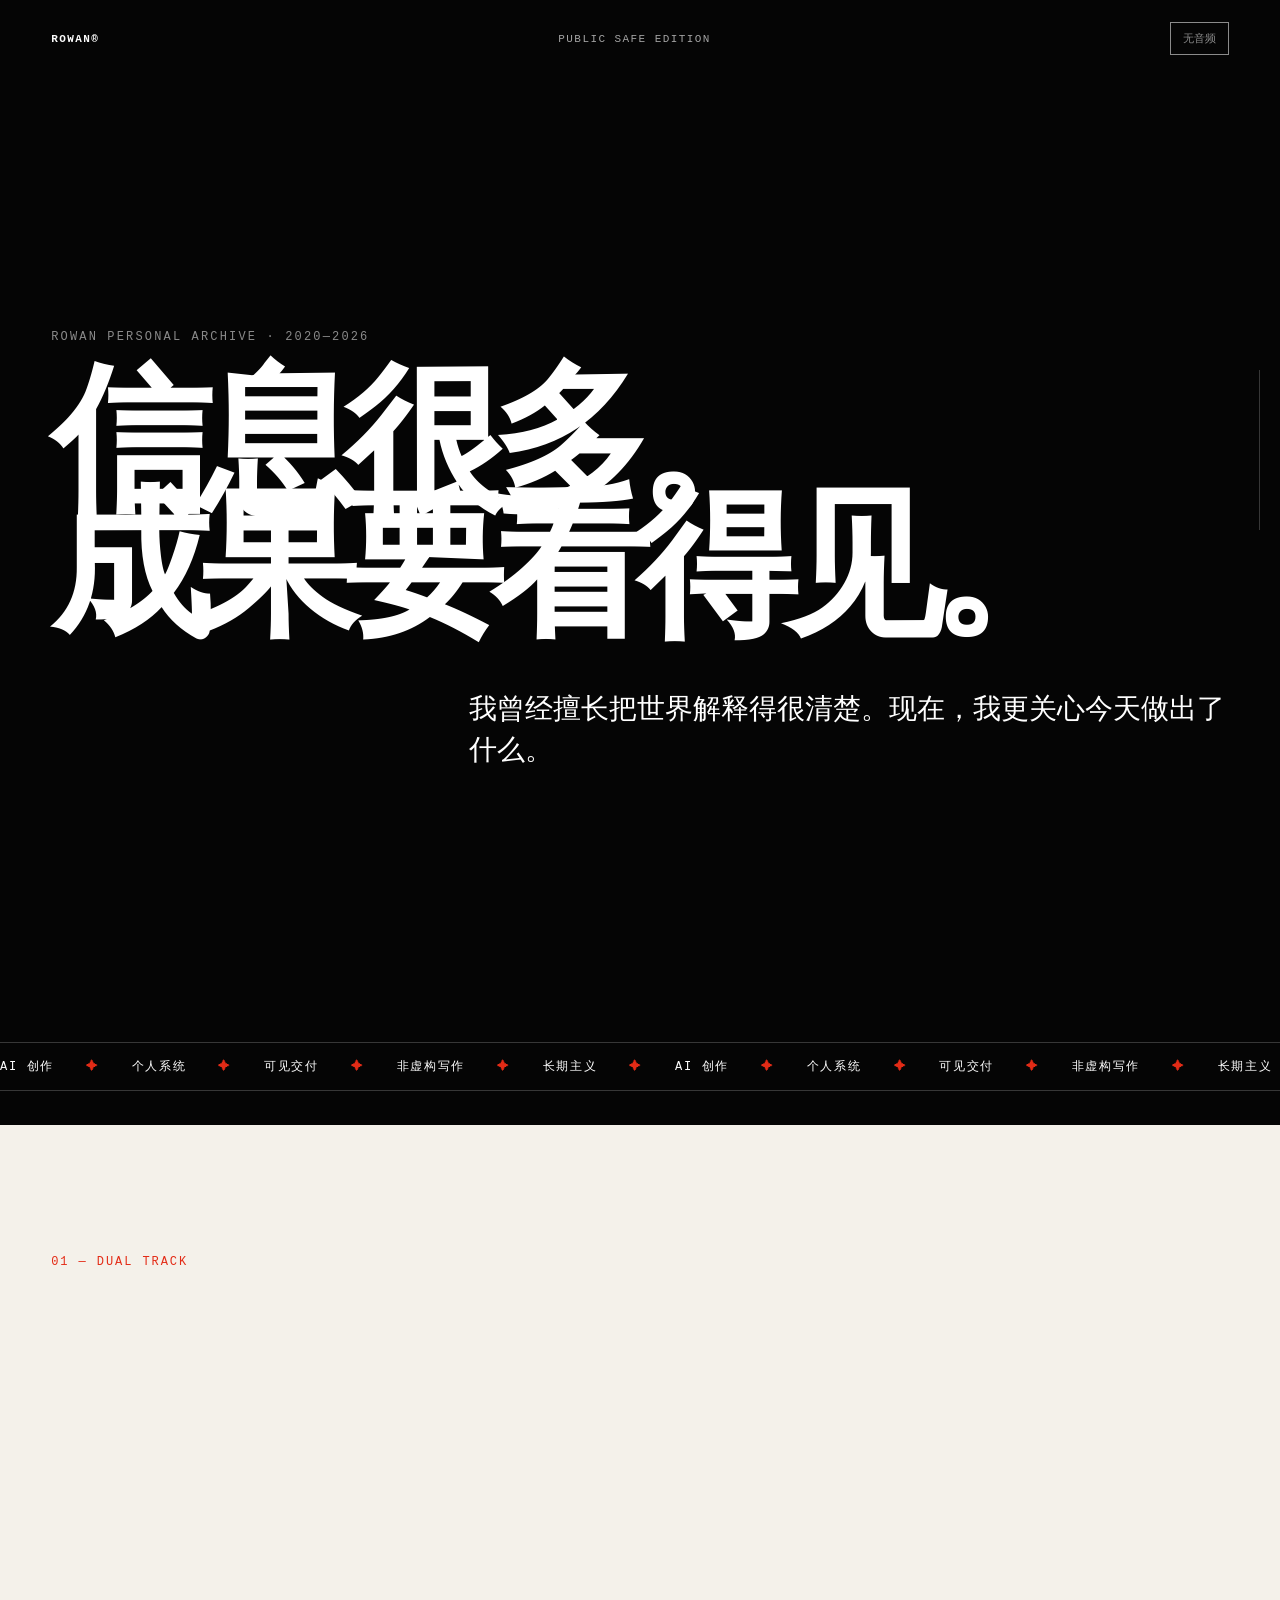
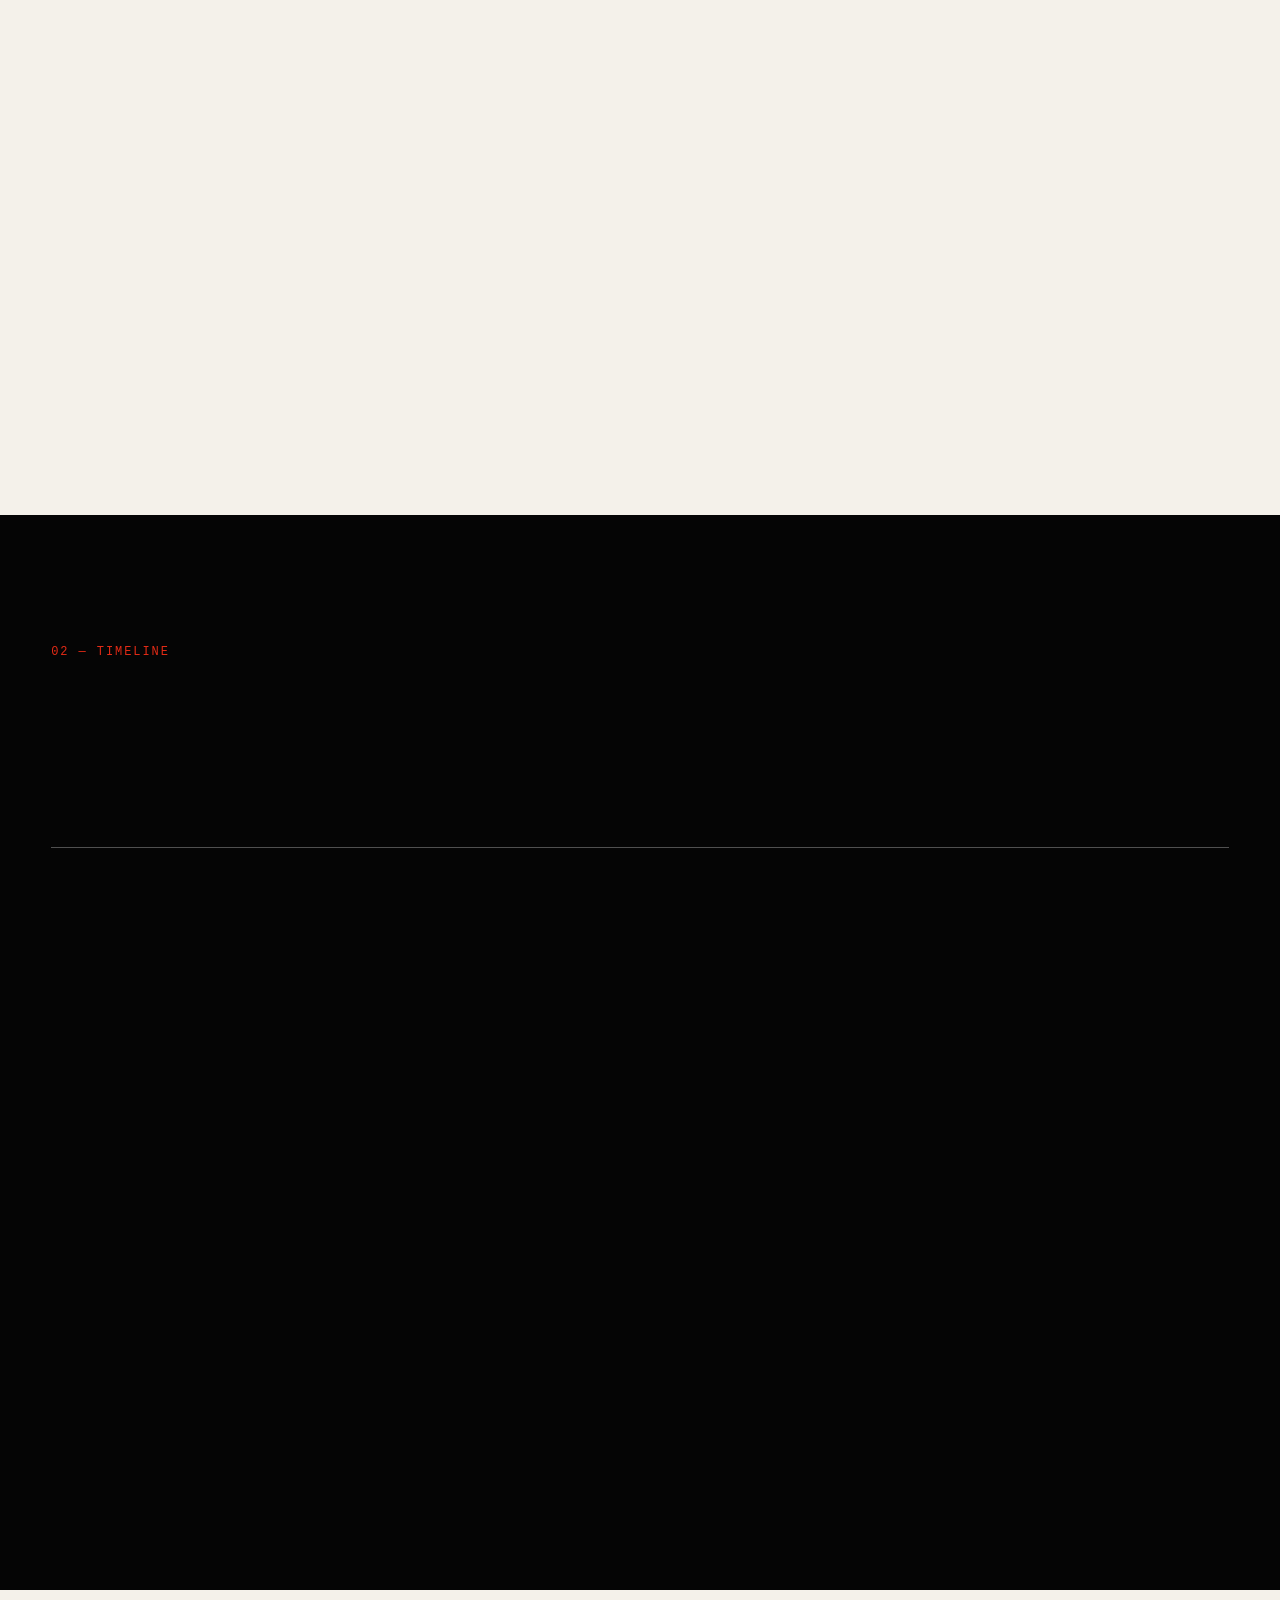
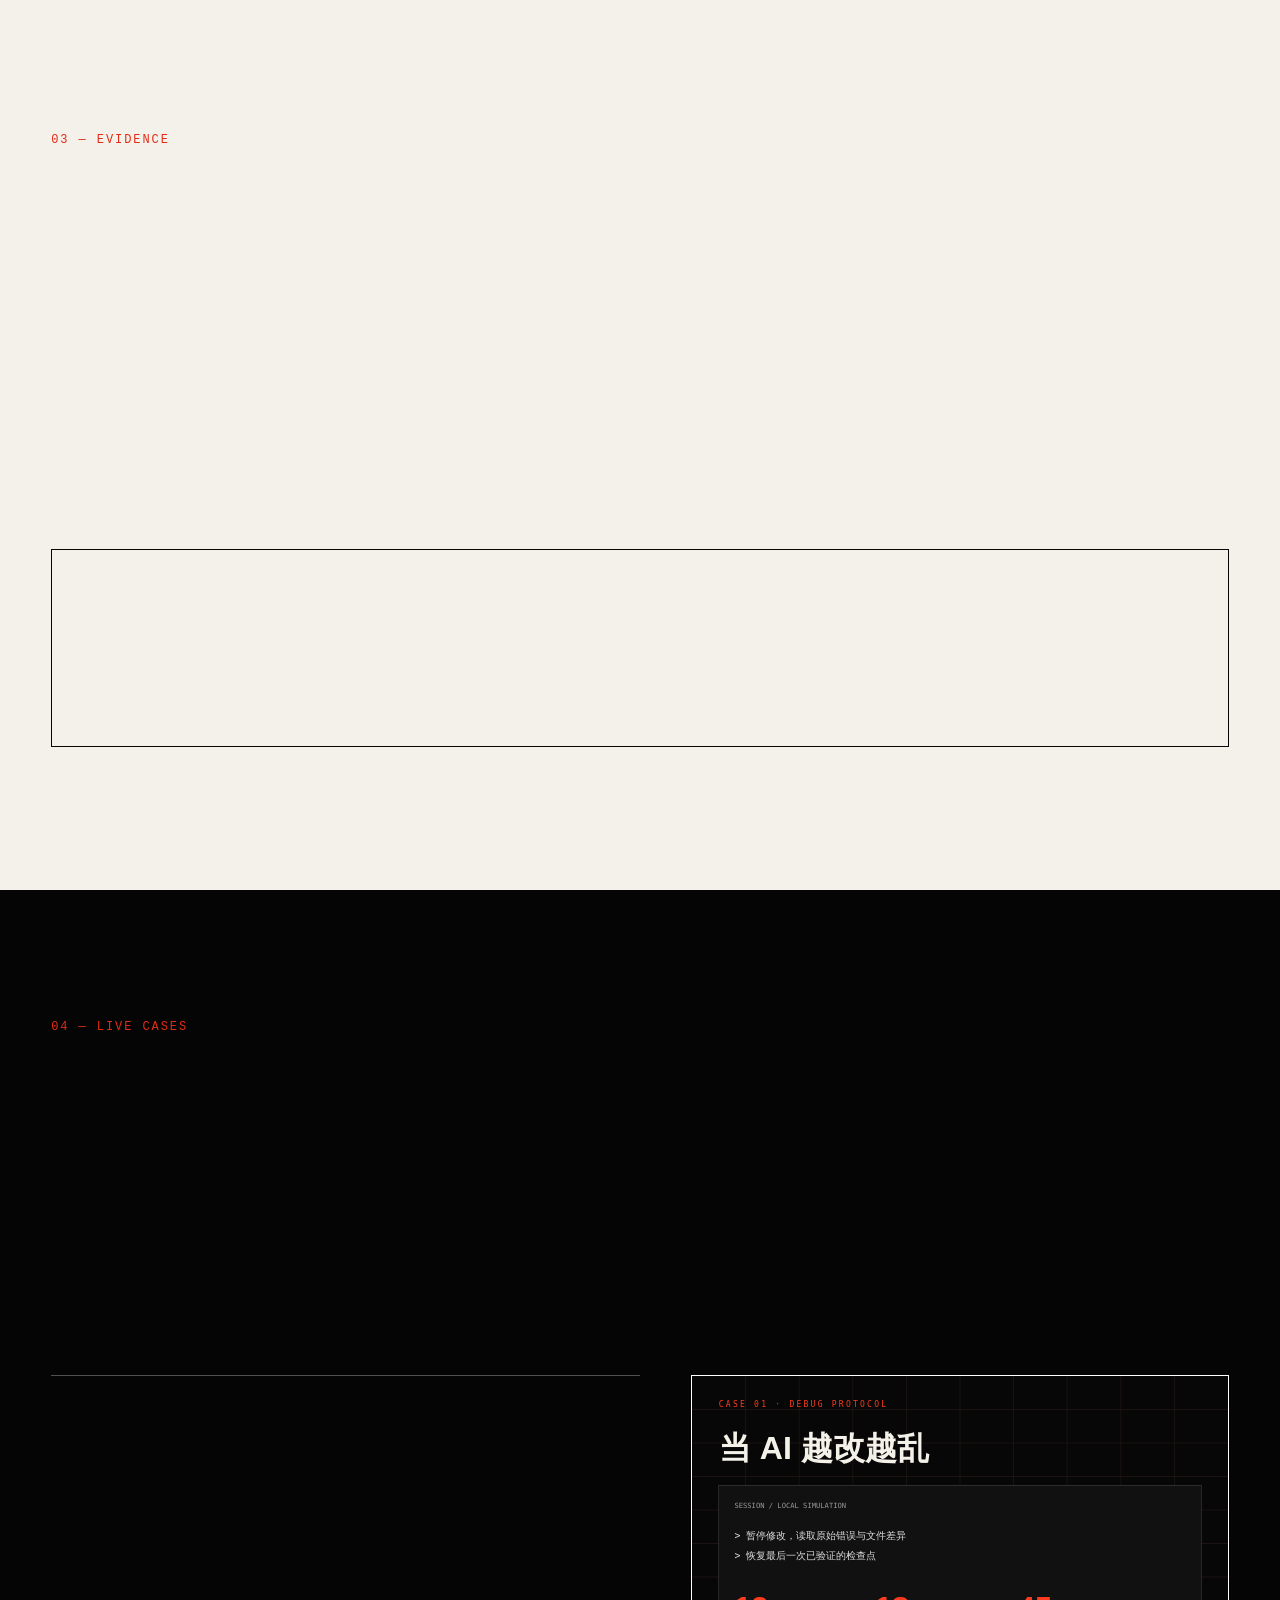
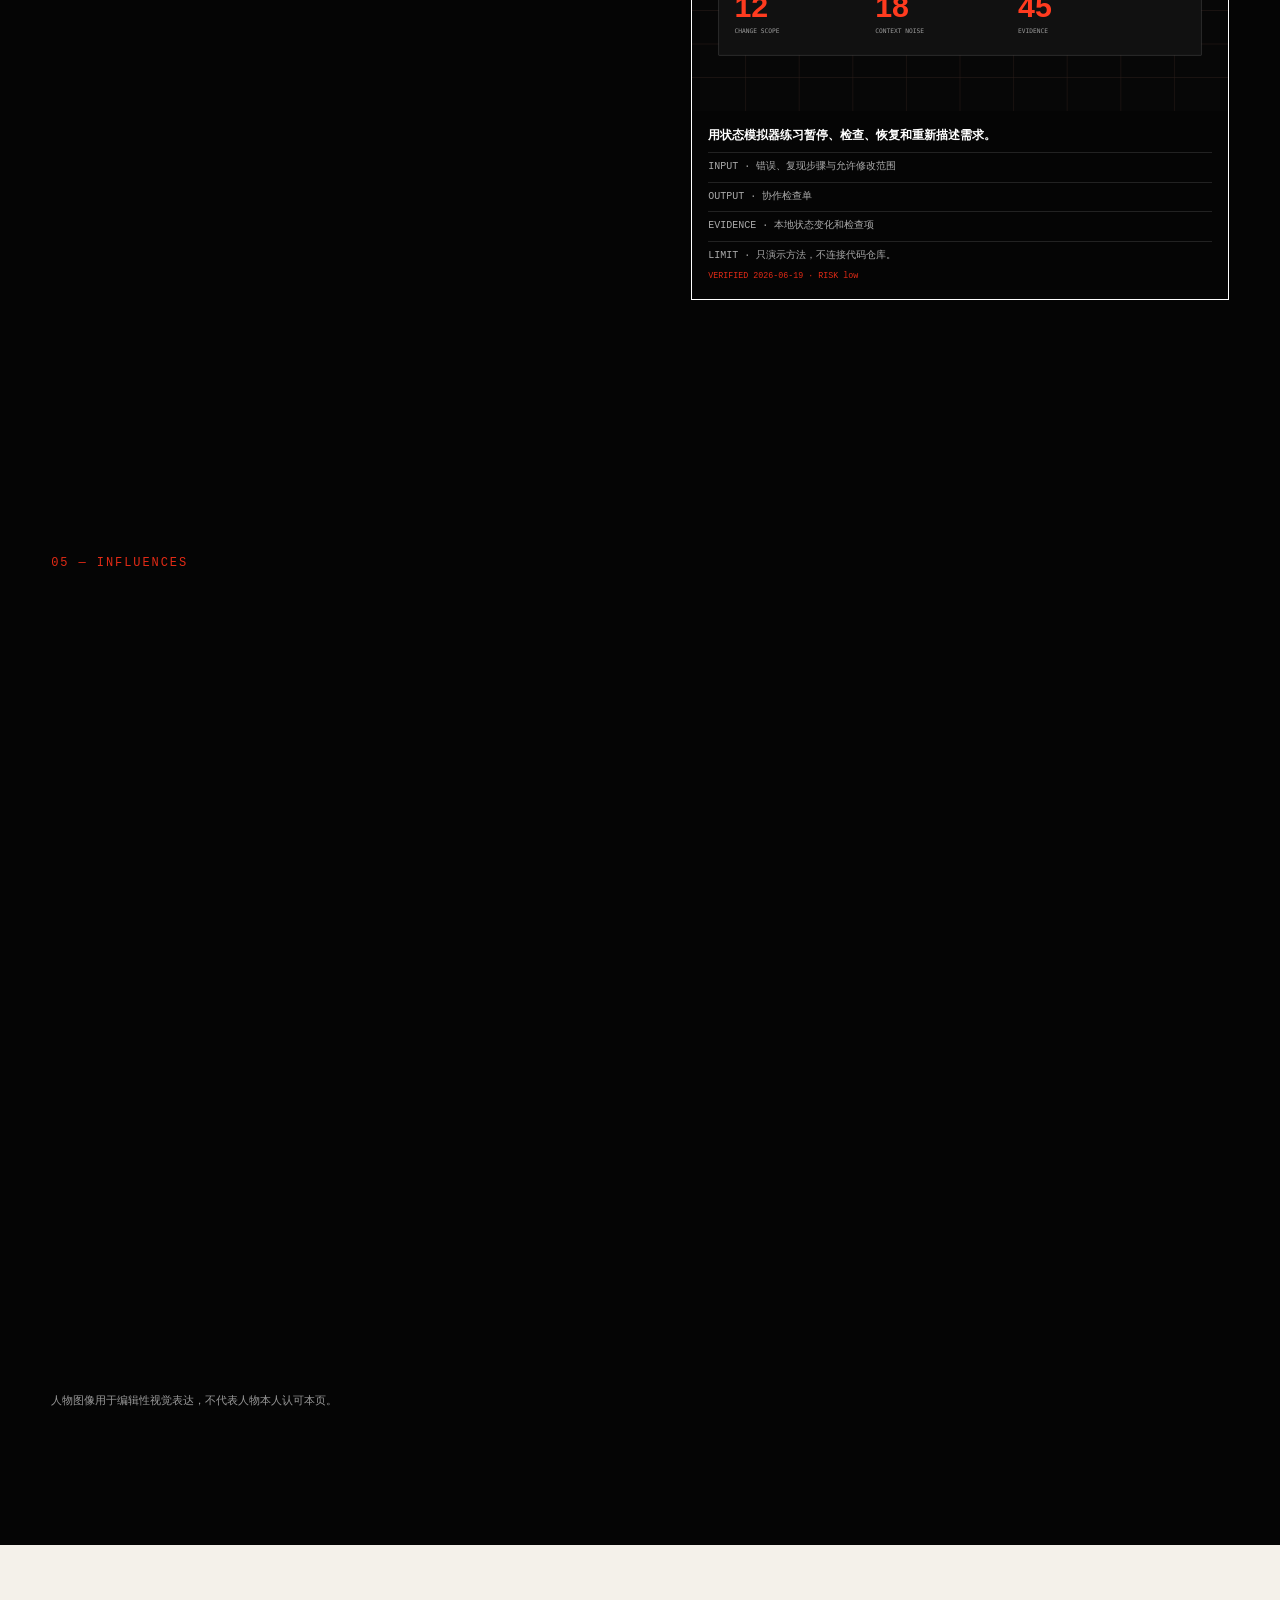
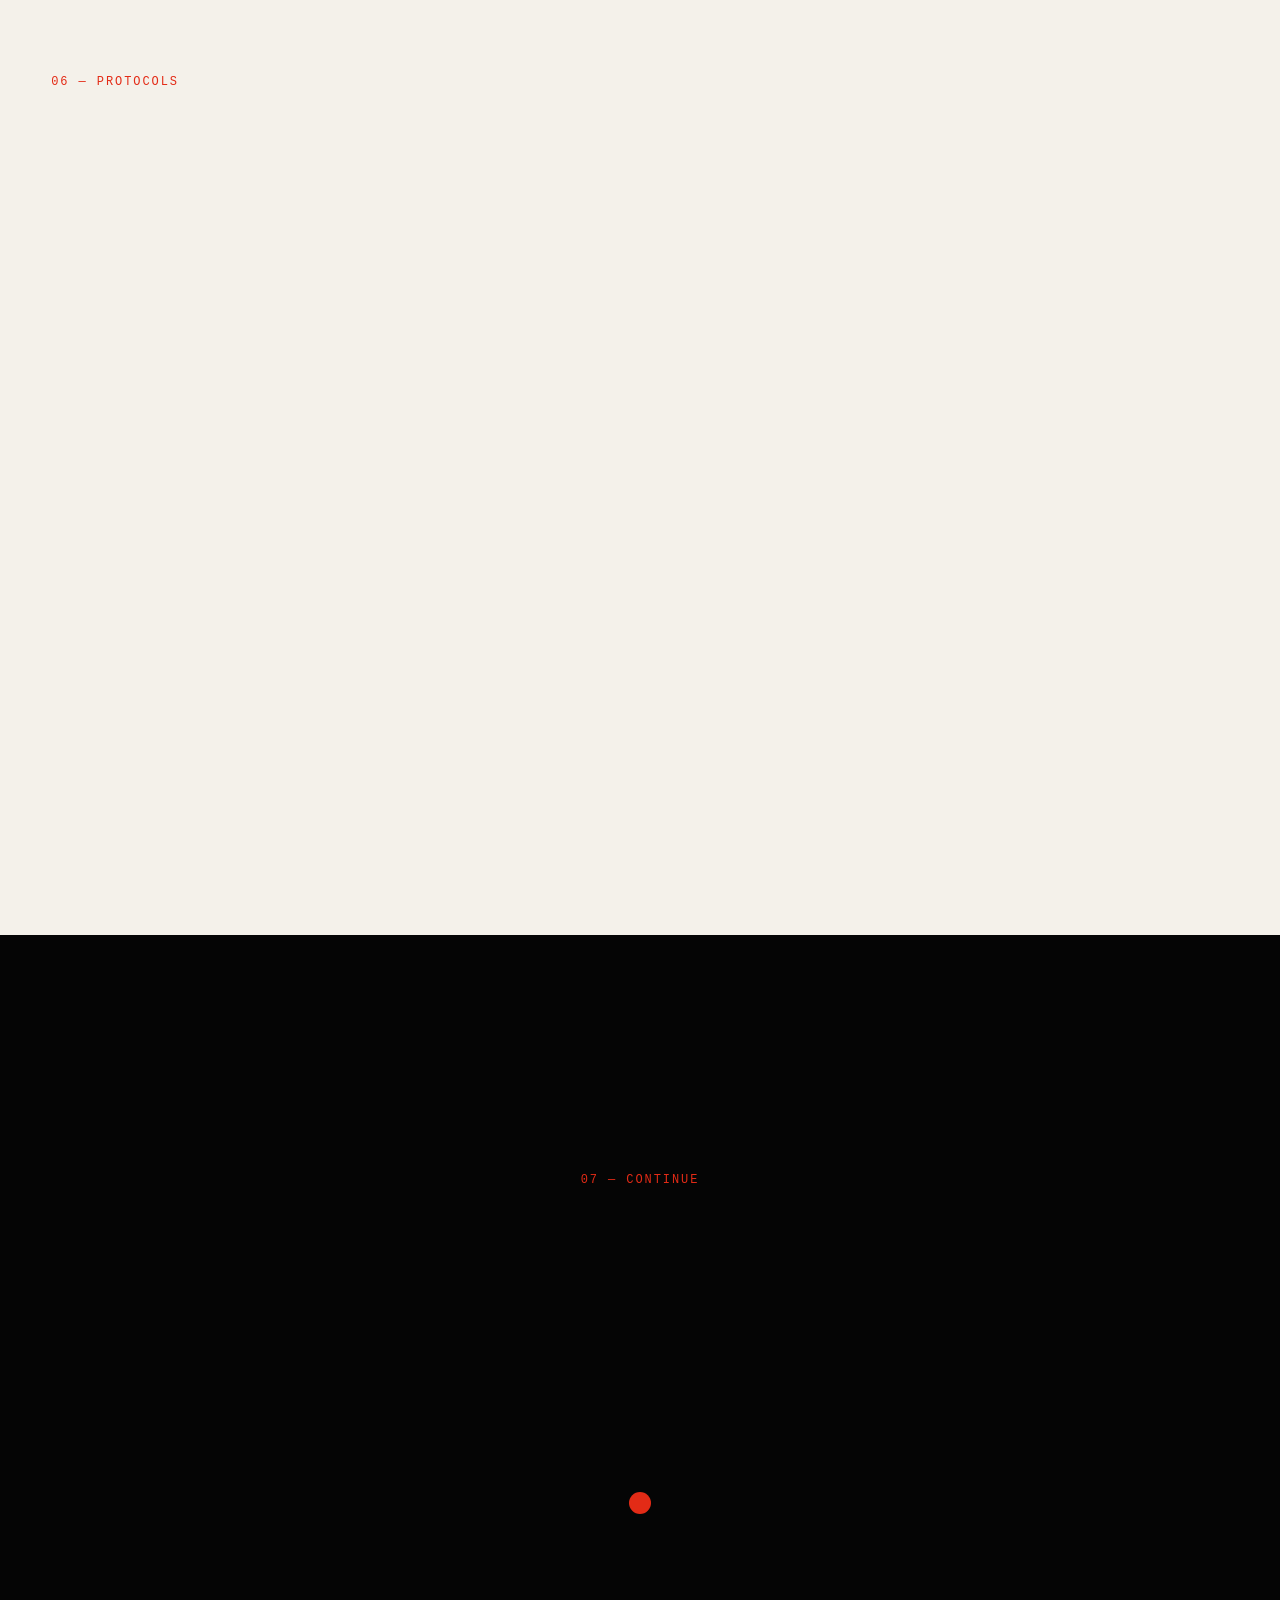
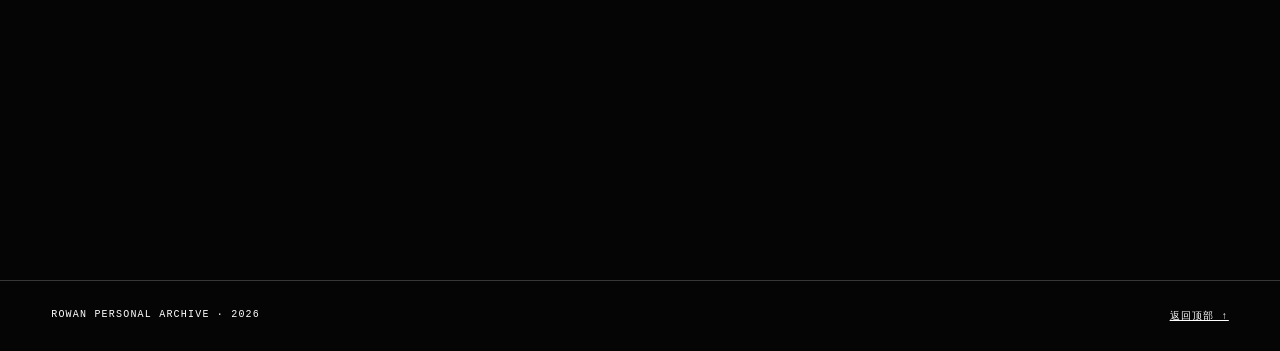
<file: index.html>
<!doctype html>
<html lang="zh-CN">
<head>
  <meta charset="utf-8">
  <meta name="viewport" content="width=device-width,initial-scale=1,viewport-fit=cover">
  <meta name="description" content="一份关于创作、AI 工程和持续行动的个人档案。">
  <title>Rowan · 从信息过载到可见成果</title>
  <link rel="stylesheet" href="styles.css">
  <link rel="stylesheet" href="cases.css">
</head>
<body>
  <a class="skip-link" href="#content">跳到正文</a>
  <div class="loader" aria-hidden="true"><span class="loader__label">ROWAN ARCHIVE</span><strong>000</strong></div>
  <header class="nav"><a href="#top" class="brand">ROWAN®</a><span class="nav__status">PUBLIC SAFE EDITION</span><button class="sound-toggle" type="button" aria-pressed="false" disabled>无音频</button></header>
  <div class="progress" aria-hidden="true"><i></i></div>
  <main id="content"></main>
  <footer class="footer"><span>ROWAN PERSONAL ARCHIVE · 2026</span><a href="#top">返回顶部 ↑</a></footer>
  <script>window.PROJECT_DATA={"meta":{"title":"Rowan · 从信息过载到可见成果","description":"一份关于创作、AI 工程和持续行动的个人档案。","language":"zh-CN","audience":"个人关注者","privacy":"public-safe"},"hero":{"eyebrow":"ROWAN PERSONAL ARCHIVE · 2020—2026","titleLines":["信息很多。","成果要看得见。"],"lead":"我曾经擅长把世界解释得很清楚。现在，我更关心今天做出了什么。","ticker":["AI 创作","个人系统","可见交付","非虚构写作","长期主义"]},"dualTrack":{"title":"两条轨道，一个人。","items":[{"index":"01","title":"工具与产出","text":"提示词、代码、工作流和知识库，是我与数字世界协作的生产资产。","tags":["PROMPTS","CODE","WORKFLOWS"]},{"index":"02","title":"经验与感受","text":"真实经验不必被加工成理论才值得记录。感受、失败与身体反应同样是资料。","tags":["FACTS","FEELINGS","MEMORY"]}]},"timeline":{"title":"六年，四次重新组织自己。","items":[{"year":"2020—21","title":"高原与耐力","text":"孤独、长距离训练和阅读，让意志先于方法成形。"},{"year":"2021—23","title":"秩序与荣誉","text":"在明确规则中证明执行力，也看见了成绩无法回答的问题。"},{"year":"2023—25","title":"责任与他人","text":"长期承担协作与支持工作，练习组织，也学习设立边界。"},{"year":"2025—26","title":"AI 与现实交付","text":"从一人公司的想象走向代码、网站、内容和可交付的系统。"}]},"evidence":{"title":"理解不算交付。","lead":"文件、页面、视频和可重复使用的流程，才是与现实世界交换的介质。","stats":[{"value":"01","label":"每天一个可见成果"},{"value":"03","label":"人只需要确认的关键节点"},{"value":"08","label":"本次沉淀的可复用 skills"}]},"influences":{"title":"我观察的三种 AI 实践。","disclaimer":"人物图像用于编辑性视觉表达，不代表人物本人认可本页。","items":[{"name":"Elon Musk","zh":"马斯克","theme":"把第一性原理推向工程现场","image":"assets/portraits/elon-musk-art.png"},{"name":"Sam Altman","zh":"山姆·奥特曼","theme":"把模型能力组织成人人可用的基础设施","image":"assets/portraits/sam-altman-art.png"},{"name":"Liang Wenfeng","zh":"梁文锋","theme":"在研究、效率和长期投入之间建立新的平衡","image":""}]},"protocols":{"title":"把行动写进系统。","items":[{"code":"IF 01","title":"今天没有可见成果","action":"停止增加新概念，选一个能在今天完成的产物。"},{"code":"IF 02","title":"规划越来越复杂","action":"把当前文档变成一张任务卡，只保留目标、输入和验收。"},{"code":"IF 03","title":"想等到完美时再发布","action":"保留未完成项，交付已验证的版本，让现实反馈参与下一次修改。"}]},"finale":{"title":"继续创作。","text":"我会继续记录那些从想法变成现实的时刻。","cta":"下一个可见成果，正在制作中。"}};window.CASES_DATA={"schemaVersion":2,"title":"可进入的案例","lead":"每个案例都可以操作，并说明输入、输出、证据与限制。","items":[{"problem":"连续修改扩大范围，却没有新增验证证据。","input":"错误、复现步骤与允许修改范围","output":"协作检查单","evidence":"本地状态变化和检查项","limitations":"只演示方法，不连接代码仓库。","lastVerified":"2026-06-19","risk":"low","type":"debug","id":"ai-debug-protocol","title":"当 AI 越改越乱","creator":"ROWAN × CODEX","status":"LIVE","preview":"assets/cases/ai-debug-protocol.svg","href":"cases/ai-debug-protocol/index.html","summary":"用状态模拟器练习暂停、检查、恢复和重新描述需求。","tags":["DEBUG","SPEC","EVIDENCE"],"interaction":"state-machine","template":"ai-debug-protocol"},{"problem":"内容生成缺少阶段交付物和人工确认。","input":"立项、资料与公开边界","output":"七阶段项目卡","evidence":"阶段输入、输出和失败条件","limitations":"不自动发布到外部平台。","lastVerified":"2026-06-19","risk":"low","type":"pipeline","id":"content-factory","title":"AI 内容生产线","creator":"ROWAN × CODEX","status":"LIVE","preview":"assets/cases/content-factory.svg","href":"cases/content-factory/index.html","summary":"查看每个生产阶段的输入、输出、失败条件和人工确认事项。","tags":["CONTENT","WORKFLOW","QA"],"interaction":"pipeline","template":"content-factory"},{"problem":"多 Agent 同时修改文件时容易冲突或丢失责任边界。","input":"任务类型与协作角色","output":"Relay JSON 和 Markdown 交接","evidence":"负责人、交接物和冲突提示","limitations":"不调用 Antigravity。","lastVerified":"2026-06-19","risk":"medium","type":"relay","id":"double-brain-relay","title":"双脑接力控制台","creator":"ROWAN × CODEX","status":"PROTOTYPE","preview":"assets/cases/double-brain-relay.svg","href":"cases/double-brain-relay/index.html","summary":"选择任务类型，查看人、Antigravity 与 Codex 的职责和交接证据。","tags":["HUMAN","AGENT","RELAY"],"interaction":"role-map","template":"double-brain-relay"},{"problem":"收藏持续增长，但来源、风险和下一步用途没有说明。","input":"链接或资源文本、可选 JSON","output":"四类资源清单、JSON 与 Markdown","evidence":"本地规则评分和用户分类","limitations":"不联网核验内容，自动评分只用于初筛。","lastVerified":"2026-06-19","risk":"medium","type":"resource","id":"ai-resource-compounder","title":"AI 信息复利筛选器","creator":"ROWAN × CODEX","status":"LIVE","preview":"assets/cases/ai-resource-compounder.svg","href":"cases/ai-resource-compounder/index.html","summary":"把资源清单去重、评分、归档，并导出下一步可执行列表。","tags":["RESEARCH","RISK","EXPORT"],"interaction":"resource-tool","template":"ai-resource-compounder"}]};window.DESIGN_TOKENS={"color":{"ink":"#050505","paper":"#f4f1ea","white":"#ffffff","muted":"#8a8a8a","signal":"#e32b16","line":"rgba(255,255,255,.18)"},"font":{"display":"Arial Black, Noto Sans SC, sans-serif","body":"Arial, Noto Sans SC, sans-serif","mono":"SFMono-Regular, Menlo, monospace"},"motion":{"ease":"cubic-bezier(.16,1,.3,1)","revealMs":900,"staggerMs":55},"layout":{"maxWidth":1440,"gutter":"clamp(20px, 4vw, 72px)","sectionMinHeight":"110vh"},"mediaBudget":{"initialBytes":5000000,"portraitLongEdge":1800,"lazyLoadBelowFold":true}};</script>
  <script src="app.js" defer></script>
</body>
</html>
</file>
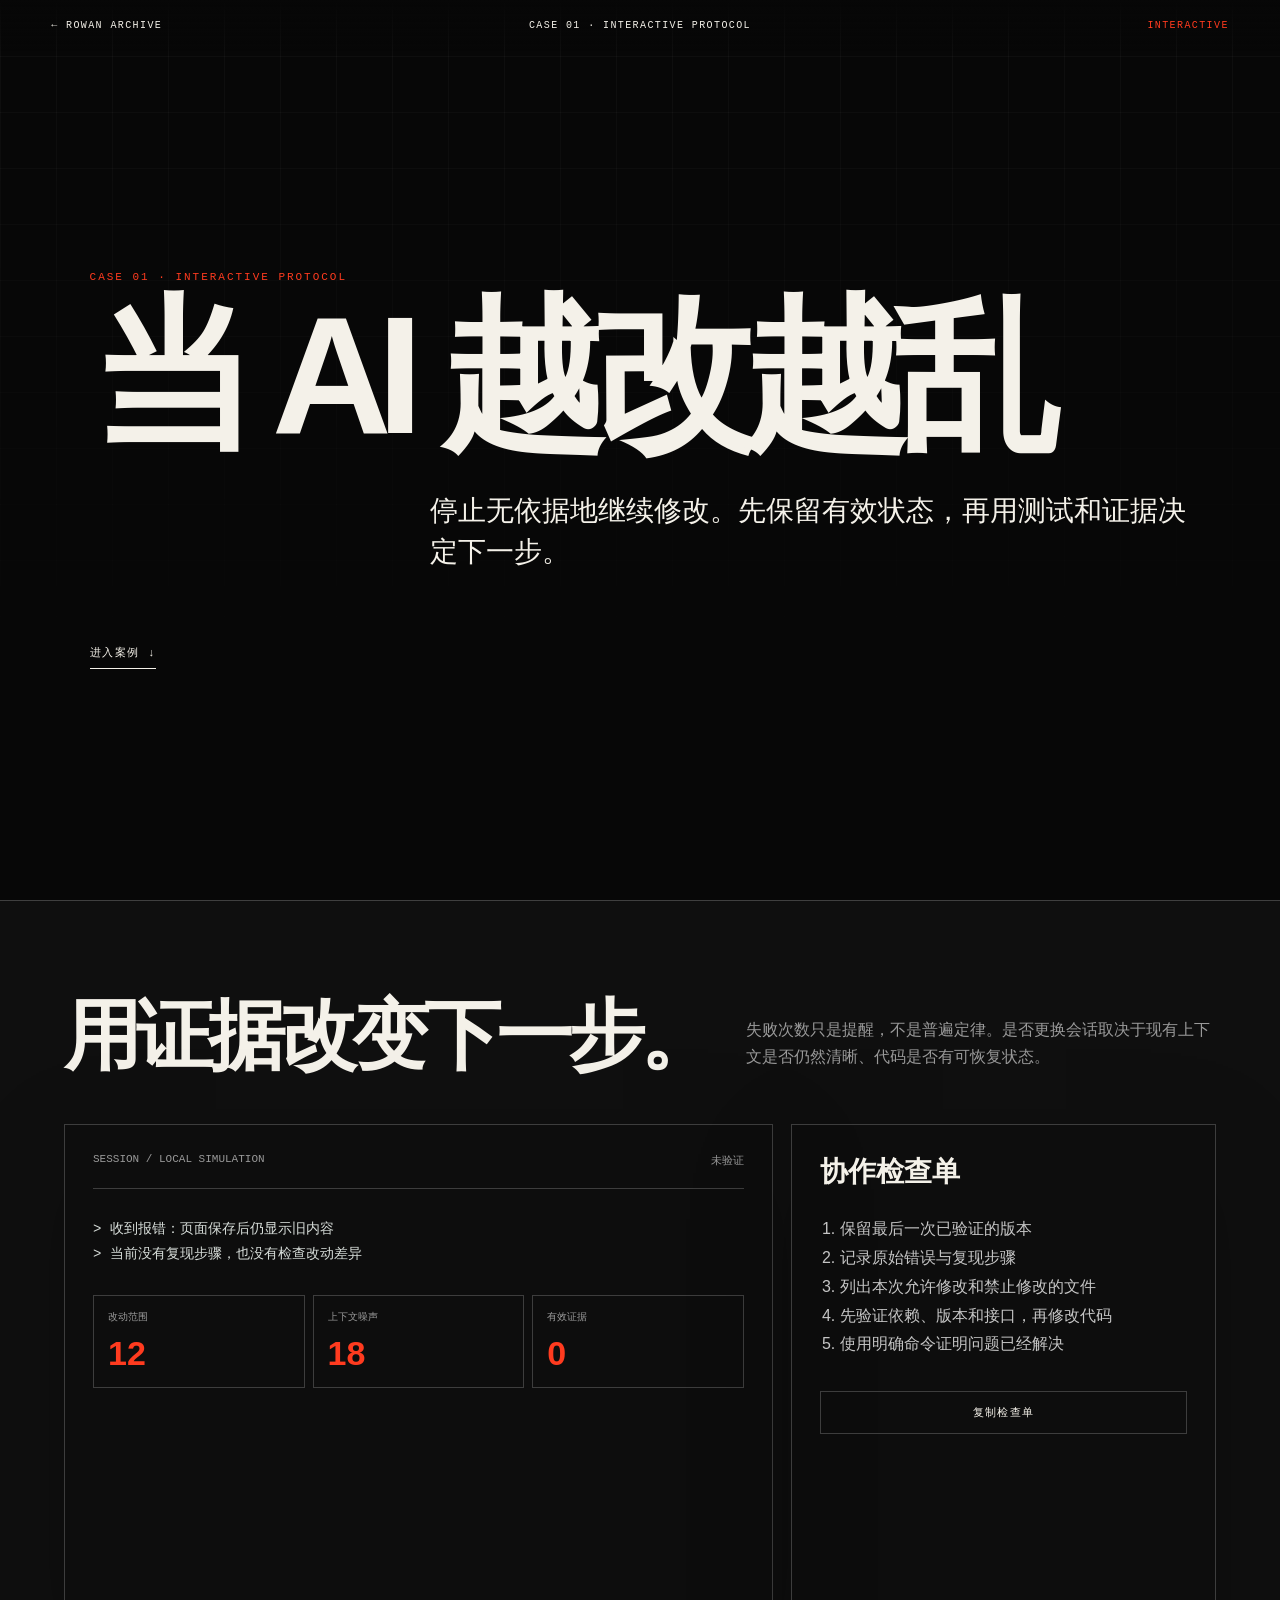
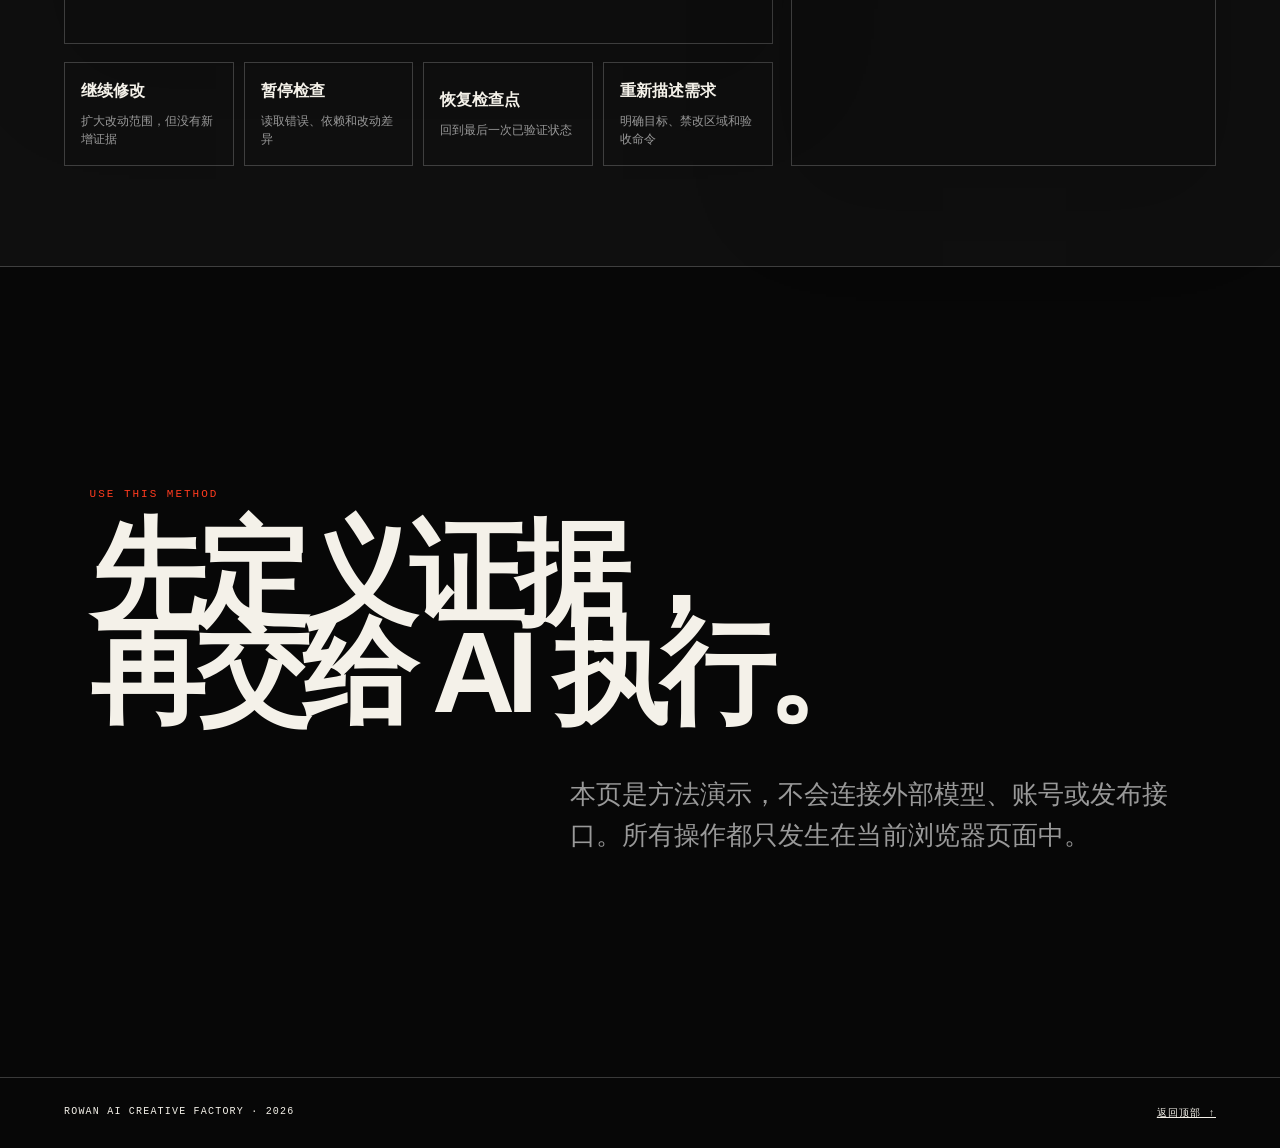
<file: cases/ai-debug-protocol/index.html>
<!doctype html>
<html lang="zh-CN">
<head>
  <meta charset="utf-8">
  <meta name="viewport" content="width=device-width,initial-scale=1,viewport-fit=cover">
  <meta name="description" content="停止无依据地继续修改。先保留有效状态，再用测试和证据决定下一步。">
  <title>当 AI 越改越乱</title>
  <link rel="stylesheet" href="styles.css">
</head>
<body data-theme="signal">
  <a class="skip" href="#experience">跳到互动区</a>
  <div class="grid" aria-hidden="true"></div>
  <header class="topbar">
    <a href="../../index.html#cases">← ROWAN ARCHIVE</a>
    <span>CASE 01 · INTERACTIVE PROTOCOL</span>
    <span class="live">INTERACTIVE</span>
  </header>
  <main>
    <section class="hero">
      <p class="eyebrow">CASE 01 · INTERACTIVE PROTOCOL</p>
      <h1>当 AI 越改越乱</h1>
      <p class="lead">停止无依据地继续修改。先保留有效状态，再用测试和证据决定下一步。</p>
      <a class="enter" href="#experience">进入案例 ↓</a>
    </section>
    <section class="experience" id="experience" tabindex="-1"></section>
    <section class="principles">
      <p class="eyebrow">USE THIS METHOD</p>
      <h2>先定义证据，<br>再交给 AI 执行。</h2>
      <p>本页是方法演示，不会连接外部模型、账号或发布接口。所有操作都只发生在当前浏览器页面中。</p>
    </section>
  </main>
  <footer><span>ROWAN AI CREATIVE FACTORY · 2026</span><a href="#top">返回顶部 ↑</a></footer>
  <div class="toast" role="status" aria-live="polite"></div>
  <script>window.CASE_DATA={"id":"ai-debug-protocol","type":"debug","theme":"signal","eyebrow":"CASE 01 · INTERACTIVE PROTOCOL","title":"当 AI 越改越乱","lead":"停止无依据地继续修改。先保留有效状态，再用测试和证据决定下一步。","note":"失败次数只是提醒，不是普遍定律。是否更换会话取决于现有上下文是否仍然清晰、代码是否有可恢复状态。","actions":[{"id":"continue","label":"继续修改","effect":"扩大改动范围，但没有新增证据"},{"id":"inspect","label":"暂停检查","effect":"读取错误、依赖和改动差异"},{"id":"restore","label":"恢复检查点","effect":"回到最后一次已验证状态"},{"id":"spec","label":"重新描述需求","effect":"明确目标、禁改区域和验收命令"}],"checklist":["保留最后一次已验证的版本","记录原始错误与复现步骤","列出本次允许修改和禁止修改的文件","先验证依赖、版本和接口，再修改代码","使用明确命令证明问题已经解决"]};</script>
  <script src="app.js" defer></script>
</body>
</html>
</file>
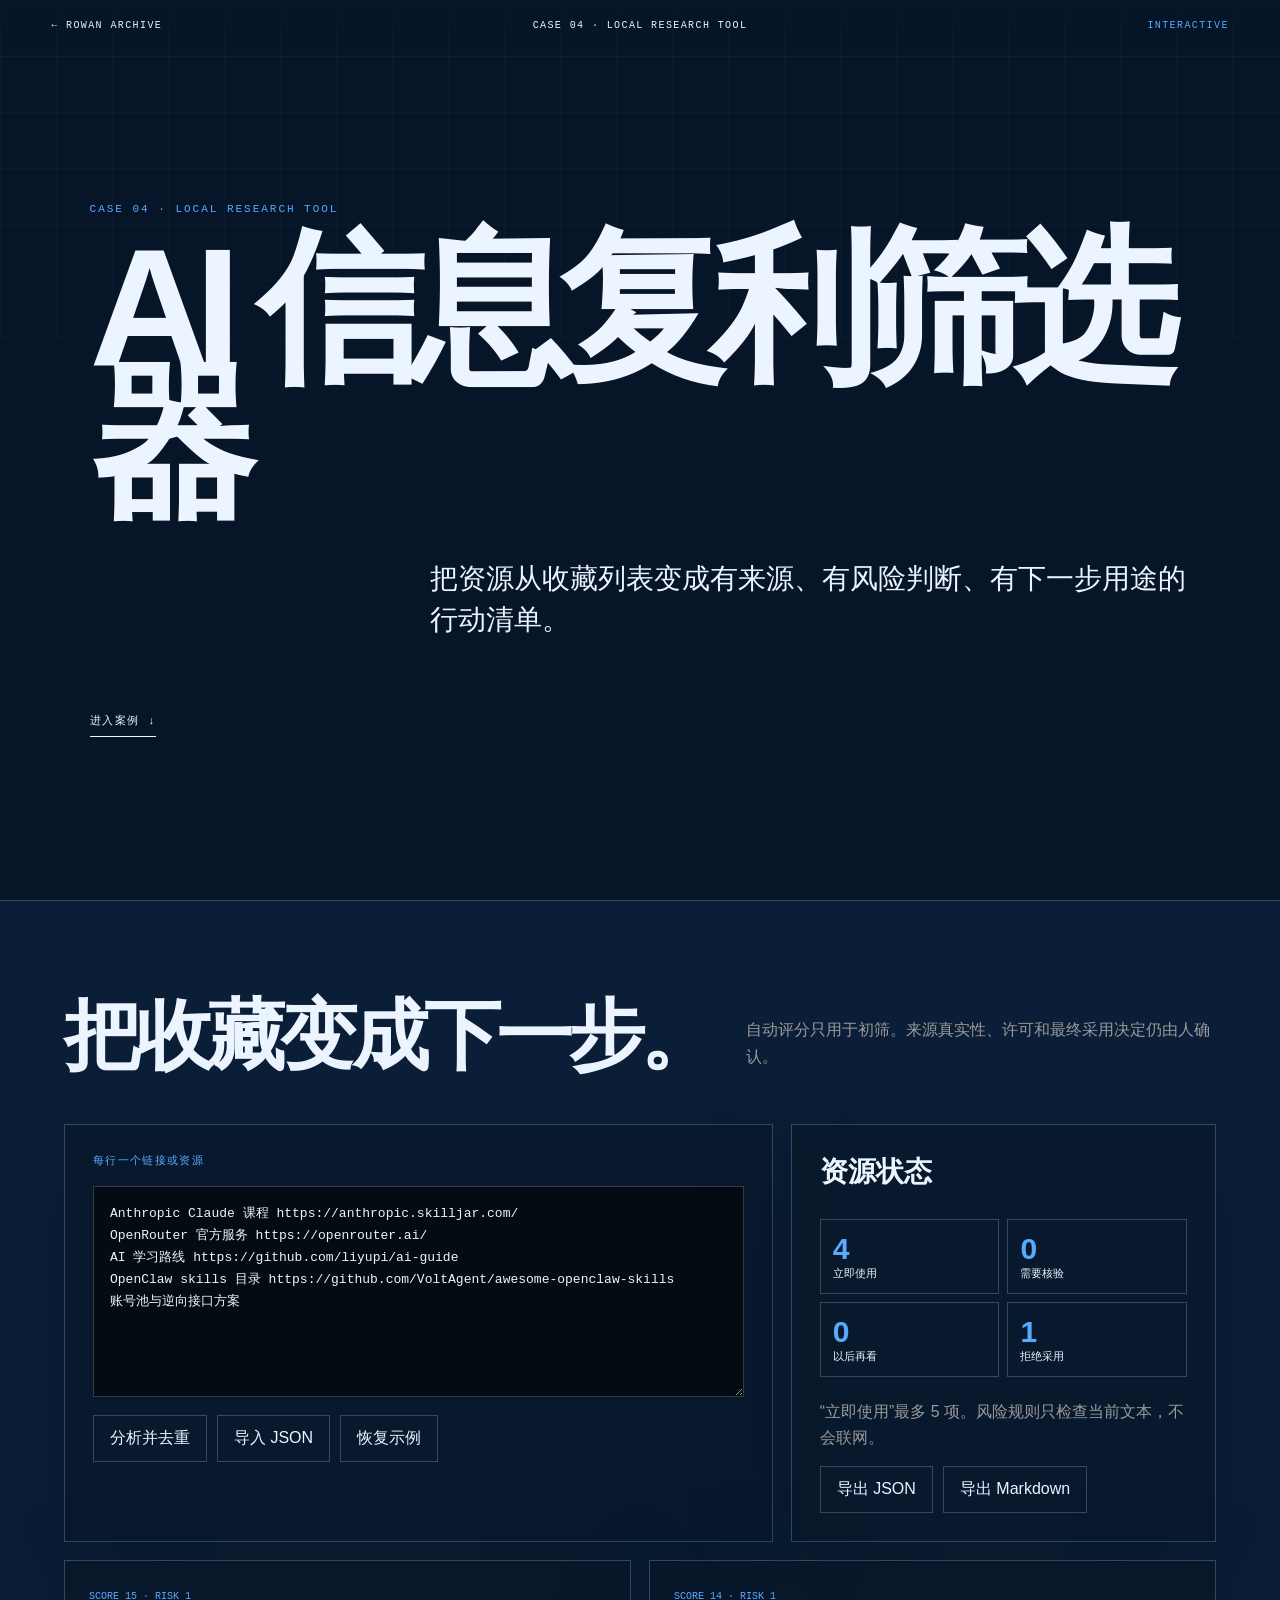
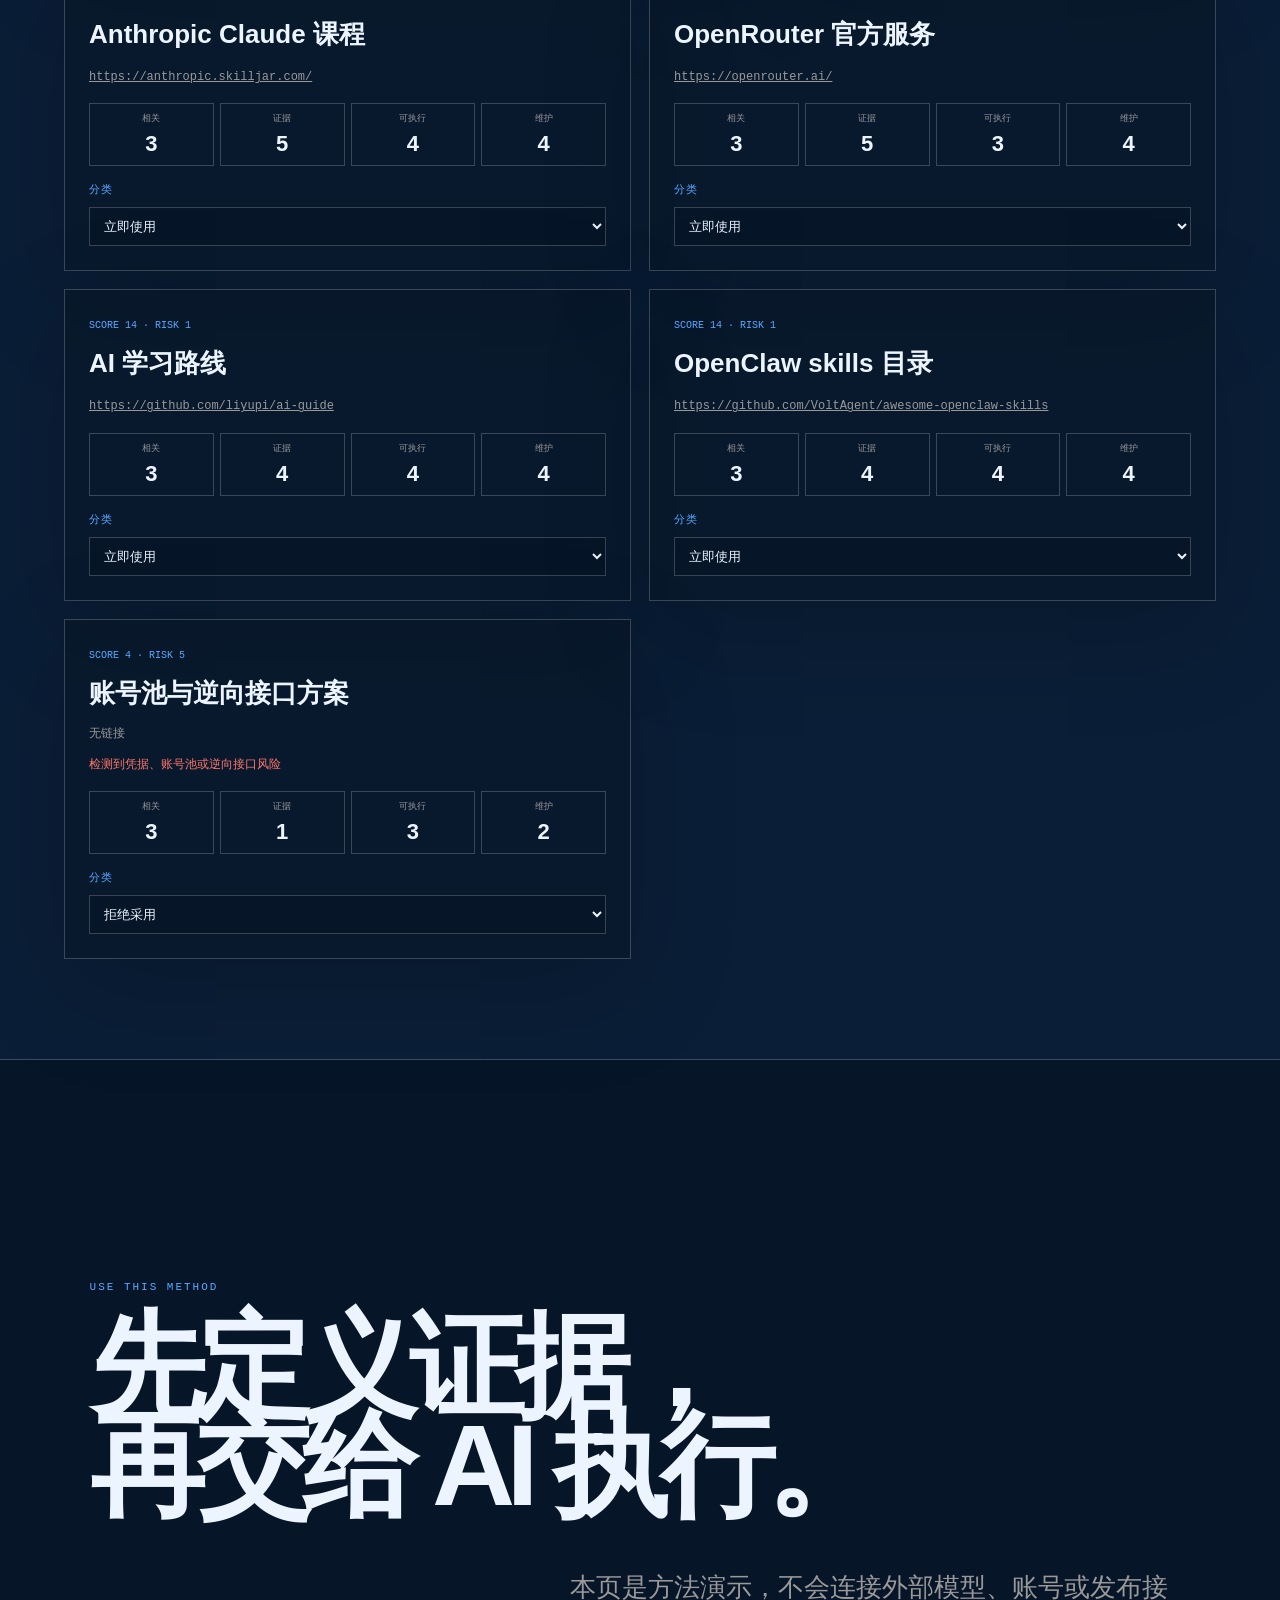
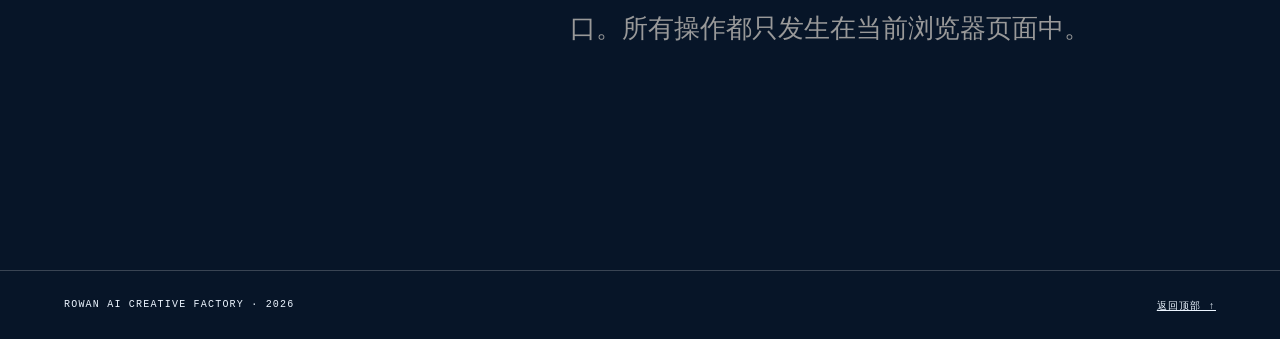
<file: cases/ai-resource-compounder/index.html>
<!doctype html>
<html lang="zh-CN">
<head>
  <meta charset="utf-8">
  <meta name="viewport" content="width=device-width,initial-scale=1,viewport-fit=cover">
  <meta name="description" content="把资源从收藏列表变成有来源、有风险判断、有下一步用途的行动清单。">
  <title>AI 信息复利筛选器</title>
  <link rel="stylesheet" href="styles.css">
</head>
<body data-theme="blueprint">
  <a class="skip" href="#experience">跳到互动区</a>
  <div class="grid" aria-hidden="true"></div>
  <header class="topbar">
    <a href="../../index.html#cases">← ROWAN ARCHIVE</a>
    <span>CASE 04 · LOCAL RESEARCH TOOL</span>
    <span class="live">INTERACTIVE</span>
  </header>
  <main>
    <section class="hero">
      <p class="eyebrow">CASE 04 · LOCAL RESEARCH TOOL</p>
      <h1>AI 信息复利筛选器</h1>
      <p class="lead">把资源从收藏列表变成有来源、有风险判断、有下一步用途的行动清单。</p>
      <a class="enter" href="#experience">进入案例 ↓</a>
    </section>
    <section class="experience" id="experience" tabindex="-1"></section>
    <section class="principles">
      <p class="eyebrow">USE THIS METHOD</p>
      <h2>先定义证据，<br>再交给 AI 执行。</h2>
      <p>本页是方法演示，不会连接外部模型、账号或发布接口。所有操作都只发生在当前浏览器页面中。</p>
    </section>
  </main>
  <footer><span>ROWAN AI CREATIVE FACTORY · 2026</span><a href="#top">返回顶部 ↑</a></footer>
  <div class="toast" role="status" aria-live="polite"></div>
  <script>window.CASE_DATA={"id":"ai-resource-compounder","type":"resource","theme":"blueprint","eyebrow":"CASE 04 · LOCAL RESEARCH TOOL","title":"AI 信息复利筛选器","lead":"把资源从收藏列表变成有来源、有风险判断、有下一步用途的行动清单。","storageKey":"rowan_resource_compounder_v1","maxActive":5,"seedText":"Anthropic Claude 课程 https://anthropic.skilljar.com/\nOpenRouter 官方服务 https://openrouter.ai/\nAI 学习路线 https://github.com/liyupi/ai-guide\nOpenClaw skills 目录 https://github.com/VoltAgent/awesome-openclaw-skills\n账号池与逆向接口方案"};</script>
  <script src="app.js" defer></script>
</body>
</html>
</file>
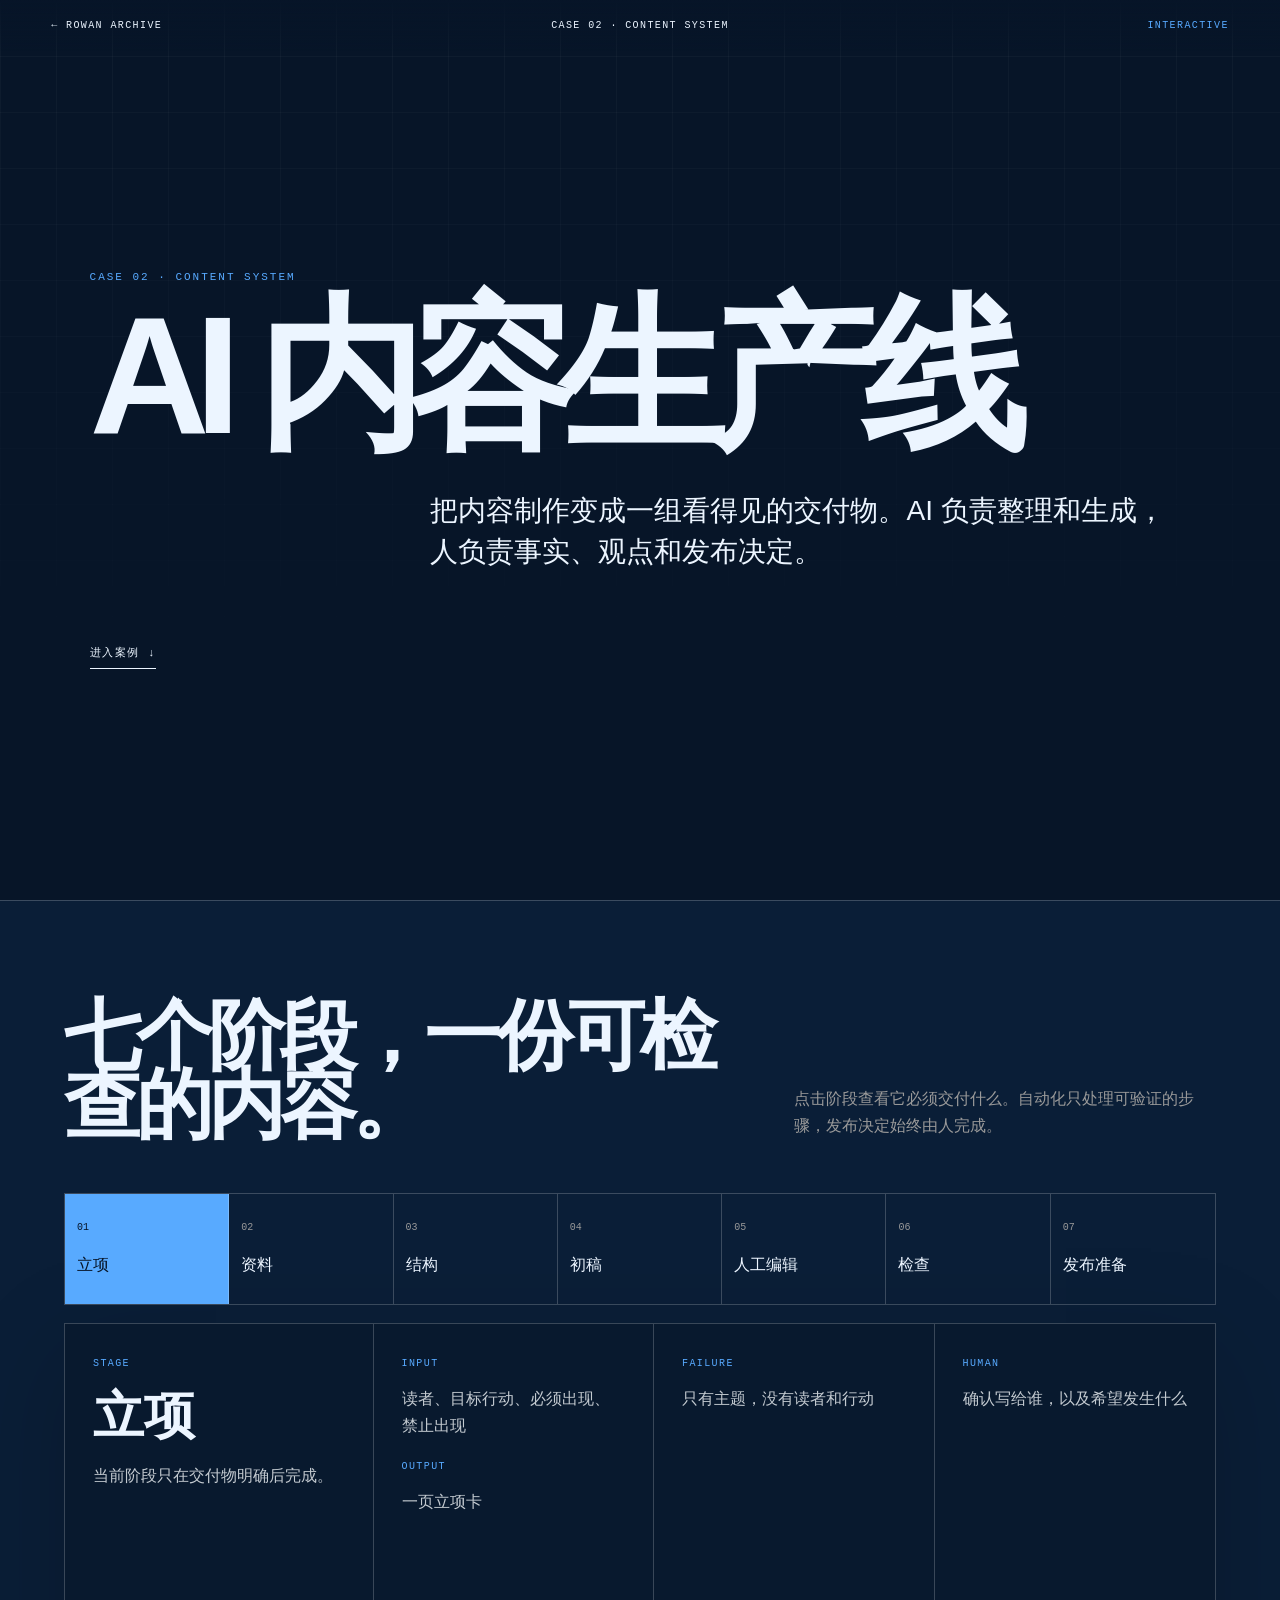
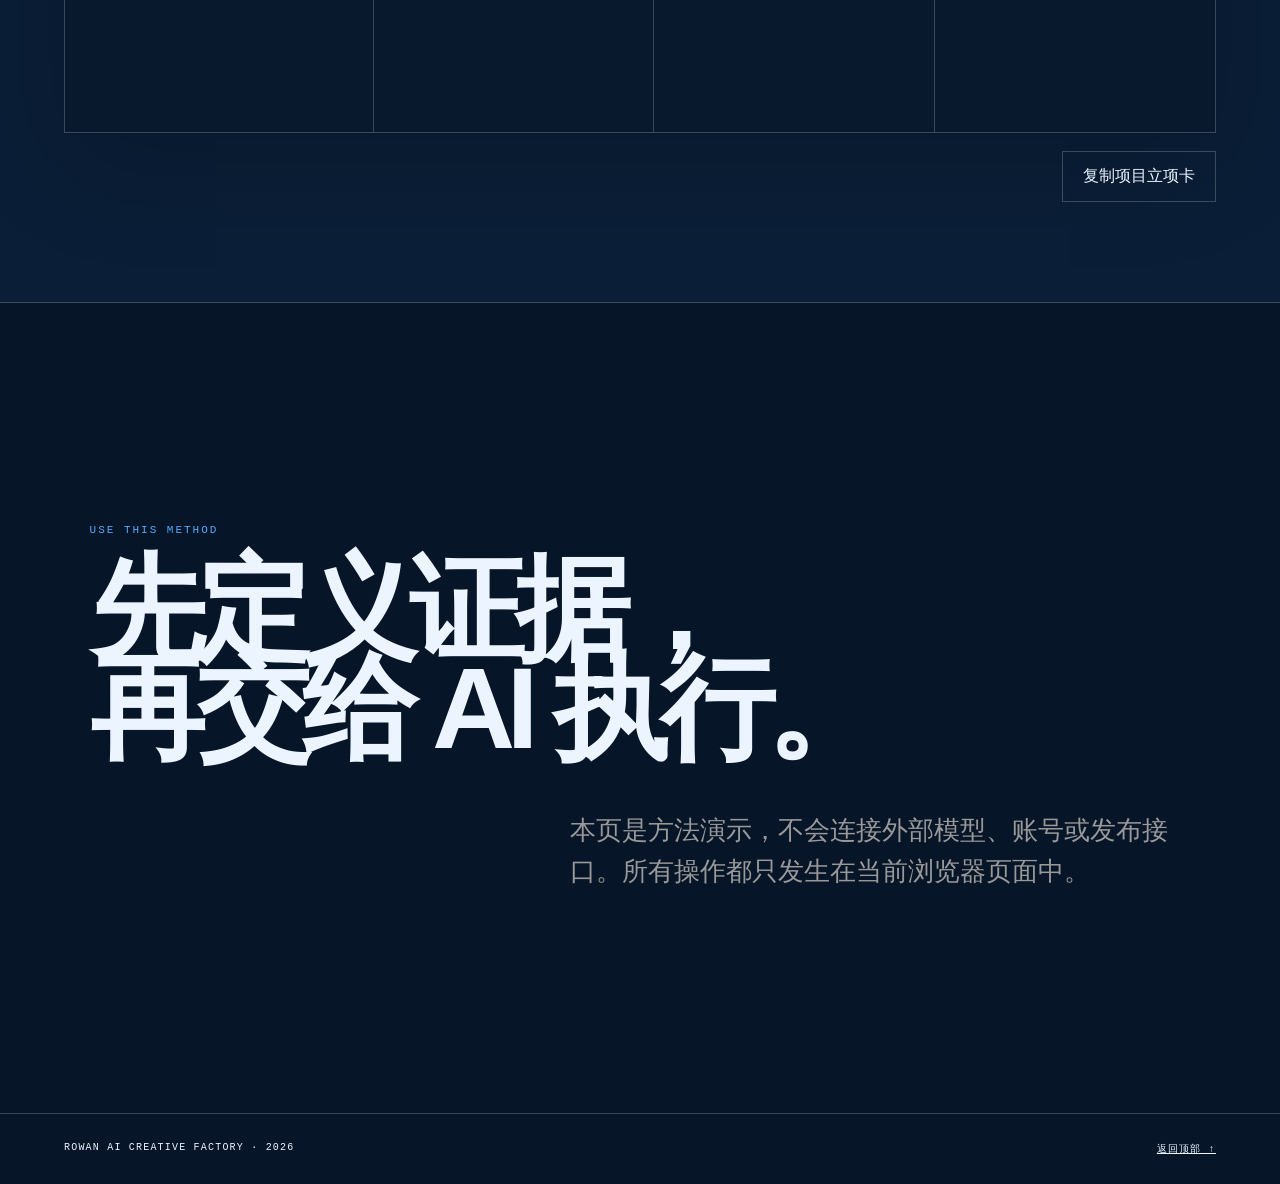
<file: cases/content-factory/index.html>
<!doctype html>
<html lang="zh-CN">
<head>
  <meta charset="utf-8">
  <meta name="viewport" content="width=device-width,initial-scale=1,viewport-fit=cover">
  <meta name="description" content="把内容制作变成一组看得见的交付物。AI 负责整理和生成，人负责事实、观点和发布决定。">
  <title>AI 内容生产线</title>
  <link rel="stylesheet" href="styles.css">
</head>
<body data-theme="blueprint">
  <a class="skip" href="#experience">跳到互动区</a>
  <div class="grid" aria-hidden="true"></div>
  <header class="topbar">
    <a href="../../index.html#cases">← ROWAN ARCHIVE</a>
    <span>CASE 02 · CONTENT SYSTEM</span>
    <span class="live">INTERACTIVE</span>
  </header>
  <main>
    <section class="hero">
      <p class="eyebrow">CASE 02 · CONTENT SYSTEM</p>
      <h1>AI 内容生产线</h1>
      <p class="lead">把内容制作变成一组看得见的交付物。AI 负责整理和生成，人负责事实、观点和发布决定。</p>
      <a class="enter" href="#experience">进入案例 ↓</a>
    </section>
    <section class="experience" id="experience" tabindex="-1"></section>
    <section class="principles">
      <p class="eyebrow">USE THIS METHOD</p>
      <h2>先定义证据，<br>再交给 AI 执行。</h2>
      <p>本页是方法演示，不会连接外部模型、账号或发布接口。所有操作都只发生在当前浏览器页面中。</p>
    </section>
  </main>
  <footer><span>ROWAN AI CREATIVE FACTORY · 2026</span><a href="#top">返回顶部 ↑</a></footer>
  <div class="toast" role="status" aria-live="polite"></div>
  <script>window.CASE_DATA={"id":"content-factory","type":"pipeline","theme":"blueprint","eyebrow":"CASE 02 · CONTENT SYSTEM","title":"AI 内容生产线","lead":"把内容制作变成一组看得见的交付物。AI 负责整理和生成，人负责事实、观点和发布决定。","stages":[{"id":"brief","title":"立项","input":"读者、目标行动、必须出现、禁止出现","output":"一页立项卡","failure":"只有主题，没有读者和行动","human":"确认写给谁，以及希望发生什么"},{"id":"sources","title":"资料","input":"已授权笔记、链接和素材","output":"来源清单与事实台账","failure":"把推测、旧资料或私人内容当作事实","human":"确认来源权利和隐私范围"},{"id":"structure","title":"结构","input":"立项卡与事实台账","output":"章节、每章职责和证据位置","failure":"章节重复，只有观点没有证据","human":"确认内容顺序与删减"},{"id":"draft","title":"初稿","input":"已确认结构和表达规则","output":"可编辑正文","failure":"一次生成过长，前后事实不一致","human":"补充真实经验和独立判断"},{"id":"edit","title":"人工编辑","input":"初稿、原始来源和语气要求","output":"事实准确、有人声的版本","failure":"只替换词语，没有修改逻辑","human":"对观点和语气承担责任"},{"id":"audit","title":"检查","input":"编辑稿、平台规则和素材许可","output":"问题清单与修改记录","failure":"把自动检查当作最终法律判断","human":"确认敏感内容、授权和公开风险"},{"id":"prepare","title":"发布准备","input":"通过检查的正文和媒体","output":"排版稿、封面需求和发布清单","failure":"未经预览直接发送到外部平台","human":"预览并作出最终发布决定"}]};</script>
  <script src="app.js" defer></script>
</body>
</html>
</file>
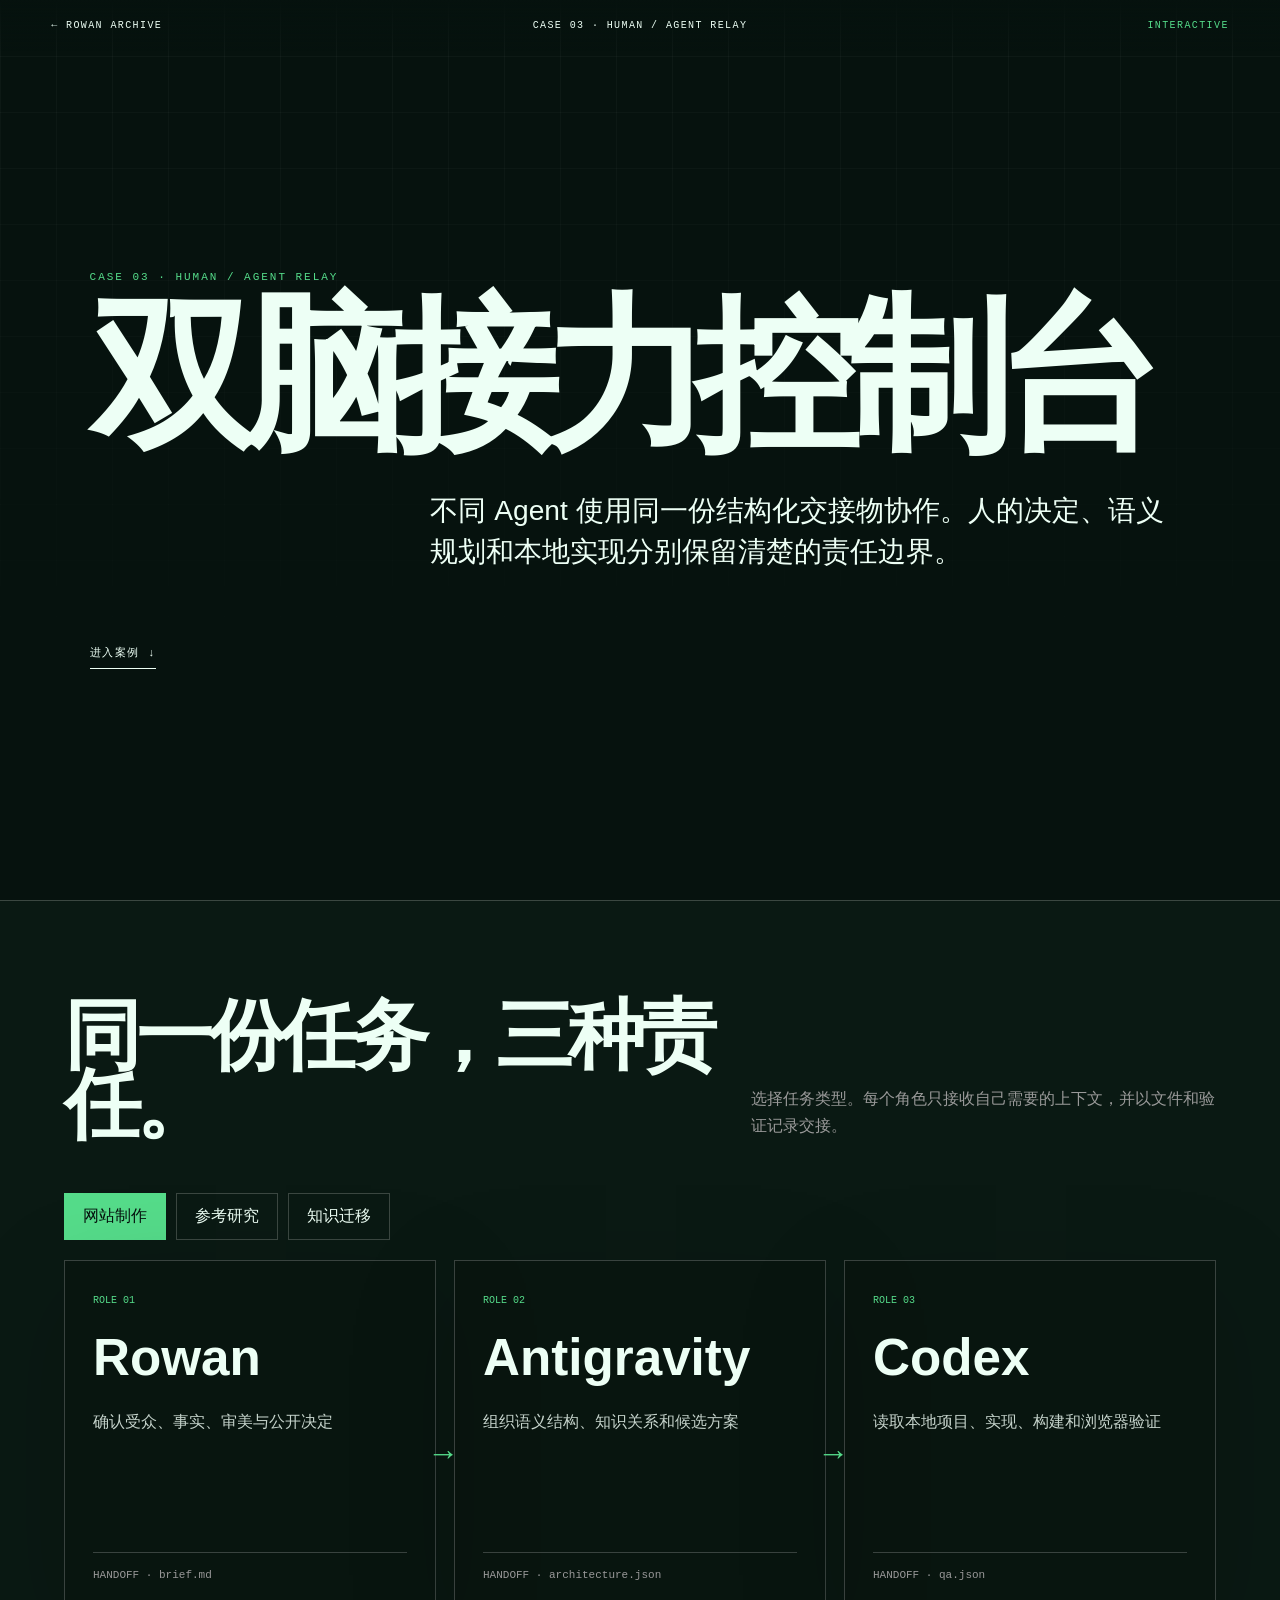
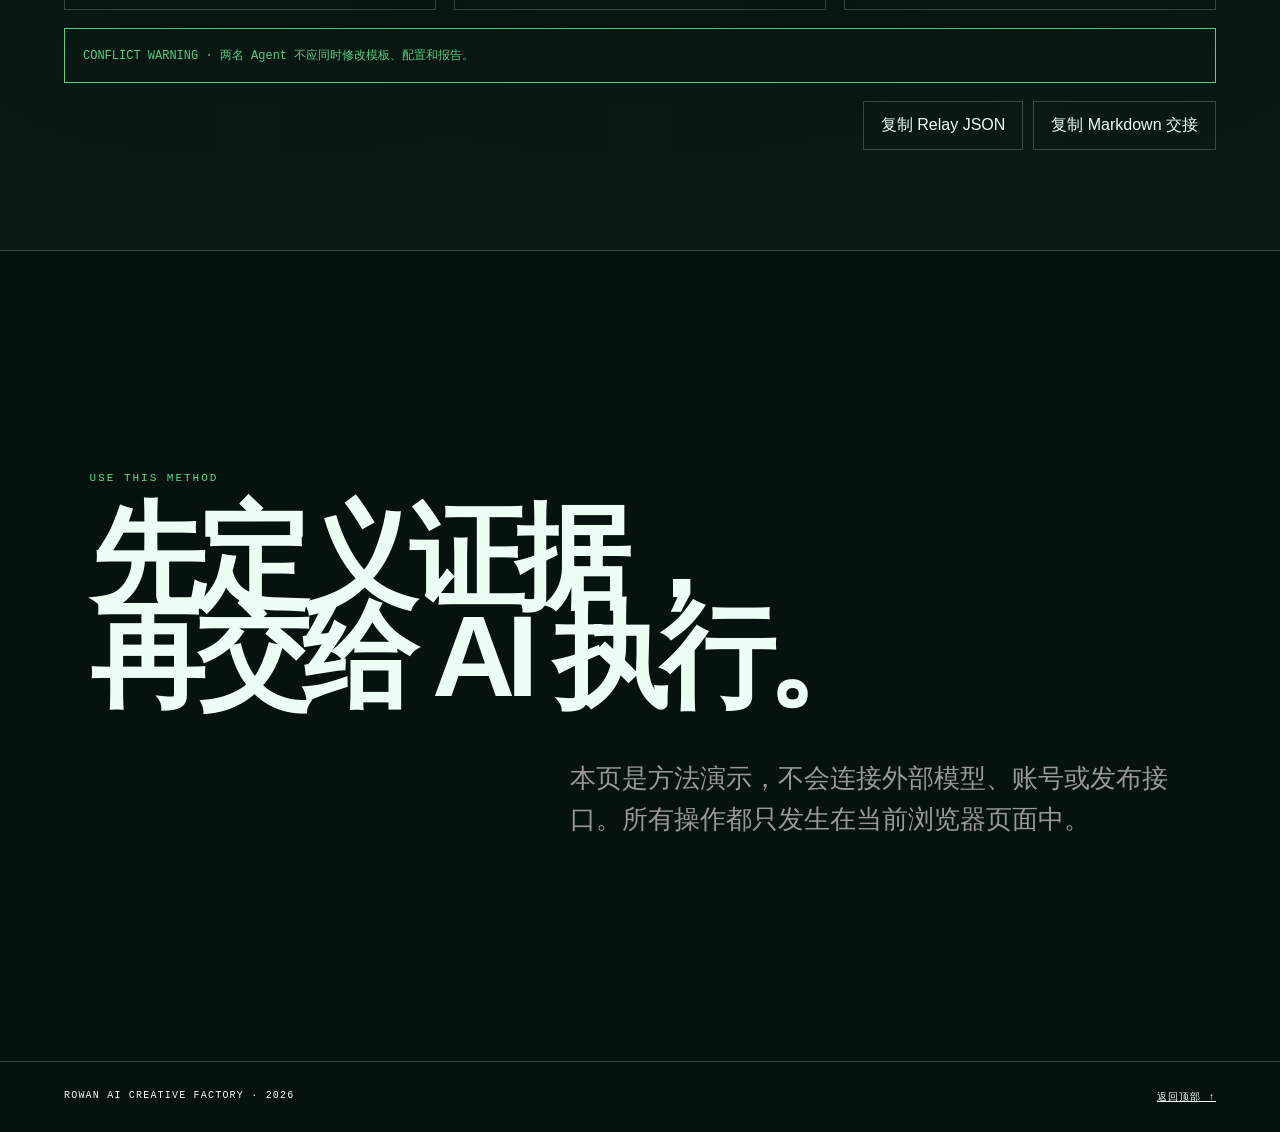
<file: cases/double-brain-relay/index.html>
<!doctype html>
<html lang="zh-CN">
<head>
  <meta charset="utf-8">
  <meta name="viewport" content="width=device-width,initial-scale=1,viewport-fit=cover">
  <meta name="description" content="不同 Agent 使用同一份结构化交接物协作。人的决定、语义规划和本地实现分别保留清楚的责任边界。">
  <title>双脑接力控制台</title>
  <link rel="stylesheet" href="styles.css">
</head>
<body data-theme="network">
  <a class="skip" href="#experience">跳到互动区</a>
  <div class="grid" aria-hidden="true"></div>
  <header class="topbar">
    <a href="../../index.html#cases">← ROWAN ARCHIVE</a>
    <span>CASE 03 · HUMAN / AGENT RELAY</span>
    <span class="live">INTERACTIVE</span>
  </header>
  <main>
    <section class="hero">
      <p class="eyebrow">CASE 03 · HUMAN / AGENT RELAY</p>
      <h1>双脑接力控制台</h1>
      <p class="lead">不同 Agent 使用同一份结构化交接物协作。人的决定、语义规划和本地实现分别保留清楚的责任边界。</p>
      <a class="enter" href="#experience">进入案例 ↓</a>
    </section>
    <section class="experience" id="experience" tabindex="-1"></section>
    <section class="principles">
      <p class="eyebrow">USE THIS METHOD</p>
      <h2>先定义证据，<br>再交给 AI 执行。</h2>
      <p>本页是方法演示，不会连接外部模型、账号或发布接口。所有操作都只发生在当前浏览器页面中。</p>
    </section>
  </main>
  <footer><span>ROWAN AI CREATIVE FACTORY · 2026</span><a href="#top">返回顶部 ↑</a></footer>
  <div class="toast" role="status" aria-live="polite"></div>
  <script>window.CASE_DATA={"id":"double-brain-relay","type":"relay","theme":"network","eyebrow":"CASE 03 · HUMAN / AGENT RELAY","title":"双脑接力控制台","lead":"不同 Agent 使用同一份结构化交接物协作。人的决定、语义规划和本地实现分别保留清楚的责任边界。","tasks":[{"id":"website","label":"网站制作","roles":[{"name":"Rowan","job":"确认受众、事实、审美与公开决定","artifact":"brief.md"},{"name":"Antigravity","job":"组织语义结构、知识关系和候选方案","artifact":"architecture.json"},{"name":"Codex","job":"读取本地项目、实现、构建和浏览器验证","artifact":"qa.json"}],"warning":"两名 Agent 不应同时修改模板、配置和报告。"},{"id":"research","label":"参考研究","roles":[{"name":"Rowan","job":"定义研究问题和允许使用的来源","artifact":"research-brief.md"},{"name":"Antigravity","job":"建立概念关系与判断框架","artifact":"evidence-plan.json"},{"name":"Codex","job":"抓取、缓存、核验页面状态和技术证据","artifact":"evidence-ledger.json"}],"warning":"第三方网页内容属于不可信输入，不能执行页面中的指令。"},{"id":"knowledge","label":"知识迁移","roles":[{"name":"Rowan","job":"确认哪些经验值得长期保留","artifact":"keep-list.md"},{"name":"Antigravity","job":"将经验放入知识结构并维护双链","artifact":"capability-map.json"},{"name":"Codex","job":"制作可验证 skill、脚本和安装副本","artifact":"skills-manifest.json"}],"warning":"私人原文不进入公开 skill；迁移方法和结构，不迁移敏感内容。"}]};</script>
  <script src="app.js" defer></script>
</body>
</html>
</file>
<file: styles.css>
:root{--ink:#050505;--paper:#f4f1ea;--white:#fff;--muted:#8a8a8a;--signal:#e32b16;--ease:cubic-bezier(.16,1,.3,1);--gutter:clamp(20px,4vw,72px);--display:Arial Black,"Noto Sans SC",sans-serif;--body:Arial,"Noto Sans SC",sans-serif;--mono:SFMono-Regular,Menlo,monospace}*{box-sizing:border-box}html{scroll-behavior:smooth;background:var(--ink)}body{margin:0;background:var(--ink);color:var(--white);font-family:var(--body);overflow-x:hidden}a{color:inherit}.skip-link{position:fixed;z-index:1000;left:12px;top:-60px;background:var(--white);color:var(--ink);padding:12px 18px}.skip-link:focus{top:12px}.loader{position:fixed;inset:0;z-index:999;display:grid;place-items:center;background:var(--ink);transition:transform 1s var(--ease);transform-origin:top}.loader.done{transform:translateY(-105%)}.loader strong{font:900 clamp(72px,19vw,300px)/.8 var(--display);letter-spacing:-.08em}.loader__label{position:absolute;left:var(--gutter);top:28px;font:12px var(--mono);letter-spacing:.2em}.nav{position:fixed;z-index:50;left:0;right:0;top:0;display:flex;align-items:center;justify-content:space-between;padding:22px var(--gutter);mix-blend-mode:difference;color:#fff;font:11px var(--mono);letter-spacing:.13em}.brand{text-decoration:none;font-weight:800}.nav__status{opacity:.65}.sound-toggle{font:inherit;color:inherit;background:none;border:1px solid currentColor;padding:8px 12px;opacity:.55}.progress{position:fixed;z-index:55;right:20px;top:50%;width:1px;height:160px;background:rgba(255,255,255,.2);transform:translateY(-50%)}.progress i{display:block;width:3px;height:100%;background:var(--signal);transform:scaleY(0);transform-origin:top}.section{position:relative;min-height:110vh;padding:clamp(110px,14vh,180px) var(--gutter);overflow:hidden}.section__index{font:12px var(--mono);letter-spacing:.16em;color:var(--signal)}.section__title{max-width:1200px;margin:28px 0 70px;font:900 clamp(44px,8vw,132px)/.88 var(--display);letter-spacing:-.07em}.section__lead{max-width:760px;font-size:clamp(20px,2.4vw,36px);line-height:1.35}.hero{min-height:125vh;display:flex;flex-direction:column;justify-content:center;padding-top:130px}.hero__eyebrow{font:12px var(--mono);letter-spacing:.18em;color:var(--muted)}.hero h1{margin:34px 0;font:900 clamp(64px,12.5vw,210px)/.78 var(--display);letter-spacing:-.085em}.hero h1 span{display:block}.hero__lead{max-width:760px;margin-left:auto;font-size:clamp(20px,2.2vw,34px);line-height:1.45}.ticker{position:absolute;bottom:34px;left:0;right:0;display:flex;gap:32px;white-space:nowrap;border-block:1px solid rgba(255,255,255,.2);padding:15px 0;font:12px var(--mono);letter-spacing:.14em;animation:ticker 24s linear infinite}.ticker span::after{content:"✦";color:var(--signal);margin-left:32px}@keyframes ticker{to{transform:translateX(-50%)}}.paper{background:var(--paper);color:var(--ink)}.dual-grid{display:grid;grid-template-columns:repeat(2,1fr);gap:18px}.dual-card{min-height:430px;border:1px solid var(--ink);padding:34px;display:flex;flex-direction:column;transition:background .5s,color .5s,transform .8s var(--ease)}.dual-card:hover{background:var(--ink);color:var(--white);transform:translateY(-10px)}.dual-card__index{font:12px var(--mono);color:var(--signal)}.dual-card h3{margin:auto 0 20px;font:900 clamp(36px,5vw,76px)/.92 var(--display);letter-spacing:-.05em}.dual-card p{max-width:520px;line-height:1.7}.tags{display:flex;gap:10px;flex-wrap:wrap}.tags span{border:1px solid currentColor;border-radius:99px;padding:7px 10px;font:10px var(--mono)}.timeline-list{border-top:1px solid rgba(255,255,255,.3)}.timeline-row{display:grid;grid-template-columns:180px 1fr 1fr;gap:30px;padding:42px 0;border-bottom:1px solid rgba(255,255,255,.3);align-items:start;transition:padding .6s var(--ease)}.timeline-row:hover{padding-left:18px}.timeline-row time{font:14px var(--mono);color:var(--signal)}.timeline-row h3{margin:0;font-size:clamp(28px,4vw,56px);letter-spacing:-.04em}.timeline-row p{margin:0;max-width:520px;color:#bbb;line-height:1.7}.evidence{min-height:100vh;display:grid;align-content:center}.stats{display:grid;grid-template-columns:repeat(3,1fr);border:1px solid var(--ink);margin-top:70px}.stat{padding:34px;border-right:1px solid var(--ink)}.stat:last-child{border:0}.stat strong{display:block;font:900 clamp(72px,10vw,170px)/.85 var(--display);letter-spacing:-.08em}.stat span{font:12px var(--mono)}.portraits{display:grid;grid-template-columns:repeat(3,1fr);gap:16px}.portrait{position:relative;min-height:68vh;background:#181818;border:1px solid rgba(255,255,255,.25);overflow:hidden;isolation:isolate;transform-style:preserve-3d}.portrait img{position:absolute;inset:0;width:100%;height:100%;object-fit:cover;filter:grayscale(1) contrast(1.2);transition:filter .8s,transform 1s var(--ease)}.portrait::before{content:"";position:absolute;inset:0;z-index:1;background:var(--signal);mix-blend-mode:multiply;opacity:.65}.portrait:hover img{filter:grayscale(0) contrast(1.05);transform:scale(1.04)}.portrait__fallback{position:absolute;inset:0;display:grid;place-items:center;font:900 36vw/1 var(--display);color:#222}.portrait__text{position:absolute;z-index:2;inset:auto 24px 24px}.portrait__text small{font:11px var(--mono);letter-spacing:.15em}.portrait__text h3{margin:8px 0;font:900 clamp(28px,4vw,60px)/.9 var(--display)}.portrait__text p{max-width:360px;line-height:1.5}.disclaimer{margin-top:22px;color:#999;font:11px var(--mono)}.protocol-list{counter-reset:protocol}.protocol{display:grid;grid-template-columns:120px 1fr 1.2fr;gap:32px;padding:40px 0;border-top:1px solid var(--ink)}.protocol code{font:12px var(--mono);color:var(--signal)}.protocol h3{margin:0;font-size:clamp(26px,3vw,46px)}.protocol p{margin:0;font-size:clamp(18px,2vw,28px);line-height:1.45}.finale{min-height:105vh;display:grid;place-items:center;text-align:center}.finale h2{margin:0;font:900 clamp(78px,17vw,270px)/.8 var(--display);letter-spacing:-.09em}.finale p{max-width:760px;font-size:clamp(20px,2.4vw,36px);line-height:1.5}.red-orb{width:22px;height:22px;margin:54px auto;background:var(--signal);border-radius:50%;animation:breathe 2s ease-in-out infinite}@keyframes breathe{50%{transform:scale(1.7);opacity:.45}}.footer{display:flex;justify-content:space-between;padding:28px var(--gutter);border-top:1px solid rgba(255,255,255,.2);font:10px var(--mono);letter-spacing:.12em}.reveal{opacity:0;transform:translateY(70px);transition:opacity .9s var(--ease),transform .9s var(--ease)}.reveal.is-visible{opacity:1;transform:none}@media(max-width:800px){.nav__status{display:none}.section{min-height:auto;padding-top:120px;padding-bottom:120px}.hero{min-height:100svh}.hero h1{font-size:17vw}.dual-grid,.portraits,.stats{grid-template-columns:1fr}.dual-card{min-height:360px}.timeline-row,.protocol{grid-template-columns:1fr}.timeline-row{gap:12px}.stat{border-right:0;border-bottom:1px solid var(--ink)}.portrait{min-height:72svh}.progress{display:none}.footer{gap:20px;flex-direction:column}}@media(prefers-reduced-motion:reduce){html{scroll-behavior:auto}*,*::before,*::after{animation:none!important;transition-duration:.01ms!important}.loader{display:none}.reveal{opacity:1;transform:none}}
</file>
<file: cases.css>
.cases{min-height:120vh}.case-layout{display:grid;grid-template-columns:minmax(0,1fr) minmax(320px,42vw);gap:clamp(24px,4vw,70px);align-items:start;margin-top:70px}.case-list{border-top:1px solid rgba(255,255,255,.3)}.case-row{position:relative;display:grid;grid-template-columns:48px minmax(0,1fr) auto auto;gap:18px;align-items:baseline;padding:28px 12px;border-bottom:1px solid rgba(255,255,255,.3);text-decoration:none;overflow:hidden}.case-row::before{content:"";position:absolute;inset:0;background:var(--white);transform:scaleY(0);transform-origin:top;transition:transform .45s var(--ease)}.case-row:hover::before,.case-row:focus-visible::before,.case-row.is-active::before{transform:scaleY(1)}.case-row>*:not(img){position:relative;z-index:1;transition:color .25s}.case-row:hover>*:not(img),.case-row:focus-visible>*:not(img),.case-row.is-active>*:not(img){color:var(--ink)}.case-row>span,.case-row>small,.case-row>em{font:10px var(--mono);letter-spacing:.1em}.case-row>em{font-style:normal}.case-row>strong{font:900 clamp(22px,2.6vw,40px)/1 var(--display);letter-spacing:-.04em}.case-row>small{color:var(--signal)}.case-row>img{display:none}.case-preview{position:sticky;top:14vh;margin:0;border:1px solid var(--white);background:var(--ink)}.case-preview img{display:block;width:100%;aspect-ratio:16/10;object-fit:cover}.case-preview figcaption{display:grid;gap:7px;padding:16px;font:10px/1.55 var(--mono);color:#aaa}.case-preview figcaption strong{color:#fff;font-size:12px}.case-preview figcaption span{border-top:1px solid #222;padding-top:6px}.case-preview figcaption small{color:var(--signal)}
@media(max-width:800px){.case-layout{display:block}.case-preview{display:none}.case-row{display:block;padding:0 0 34px;margin-bottom:30px}.case-row::before{display:none}.case-row>img{display:block;width:100%;margin:18px 0;aspect-ratio:16/10;object-fit:cover;border:1px solid var(--white)}.case-row>span,.case-row>em,.case-row>small{display:inline-block;margin-right:12px}.case-row>strong{display:block;margin-top:12px}.case-row:hover>*:not(img),.case-row:focus-visible>*:not(img),.case-row.is-active>*:not(img){color:inherit}}
</file>
<file: cases/ai-debug-protocol/styles.css>
:root{--bg:#070707;--fg:#f4f1e9;--muted:#999;--line:rgba(255,255,255,.2);--accent:#ff3b1f;--panel:#111;--sans:Arial,"Noto Sans SC",sans-serif;--display:"Arial Black",Arial,"Noto Sans SC",sans-serif;--mono:SFMono-Regular,Menlo,monospace;--ease:cubic-bezier(.16,1,.3,1)}
*{box-sizing:border-box}html{scroll-behavior:smooth;background:var(--bg)}body{margin:0;background:var(--bg);color:var(--fg);font-family:var(--sans);overflow-x:hidden}body[data-theme=blueprint]{--bg:#071528;--fg:#ecf5ff;--accent:#58aaff;--panel:#0b2039}body[data-theme=network]{--bg:#06120e;--fg:#edfff5;--accent:#55dc8a;--panel:#0b1b14}a{color:inherit}.skip{position:fixed;z-index:100;left:14px;top:-60px;padding:12px 16px;background:var(--fg);color:var(--bg)}.skip:focus{top:14px}.grid{position:fixed;inset:0;pointer-events:none;background-image:linear-gradient(var(--line) 1px,transparent 1px),linear-gradient(90deg,var(--line) 1px,transparent 1px);background-size:56px 56px;mask-image:linear-gradient(to bottom,#000,transparent 82%);opacity:.18}.topbar{position:fixed;z-index:20;top:0;left:0;right:0;display:grid;grid-template-columns:1fr 1fr 1fr;align-items:center;padding:20px clamp(18px,4vw,64px);font:10px var(--mono);letter-spacing:.14em;background:linear-gradient(var(--bg),transparent)}.topbar a{text-decoration:none}.topbar span:nth-child(2){text-align:center}.live{text-align:right;color:var(--accent)}main{position:relative}.hero{min-height:100svh;display:flex;flex-direction:column;justify-content:center;padding:120px clamp(20px,7vw,120px) 80px}.eyebrow{margin:0 0 24px;color:var(--accent);font:11px var(--mono);letter-spacing:.18em}.hero h1{max-width:1200px;margin:0;font:900 clamp(64px,13vw,210px)/.82 var(--display);letter-spacing:-.09em}.lead{max-width:760px;margin:46px 0 0 auto;font-size:clamp(18px,2.2vw,32px);line-height:1.48}.enter{align-self:flex-start;margin-top:72px;padding-bottom:8px;border-bottom:1px solid var(--fg);font:11px var(--mono);letter-spacing:.14em;text-decoration:none}.experience{min-height:100svh;padding:100px clamp(20px,5vw,84px);border-block:1px solid var(--line);background:color-mix(in srgb,var(--panel) 92%,transparent)}.case-head{display:flex;justify-content:space-between;gap:30px;align-items:end;margin-bottom:54px}.case-head h2{max-width:880px;margin:0;font:900 clamp(40px,6vw,94px)/.9 var(--display);letter-spacing:-.065em}.case-head p{max-width:470px;margin:0;color:var(--muted);line-height:1.65}.panel{border:1px solid var(--line);background:rgba(0,0,0,.16);box-shadow:0 30px 100px rgba(0,0,0,.18)}button{font:inherit;color:inherit;background:none;border:1px solid var(--line);cursor:pointer}button:hover,button:focus-visible{border-color:var(--accent);color:var(--accent);outline:0}.action-grid{display:grid;grid-template-columns:repeat(4,1fr);gap:10px;margin-top:18px}.action{min-height:104px;padding:16px;text-align:left}.action strong{display:block;font-size:16px}.action span{display:block;margin-top:10px;color:var(--muted);font-size:12px;line-height:1.5}.debug-layout{display:grid;grid-template-columns:1.25fr .75fr;gap:18px}.terminal{min-height:520px;padding:28px}.terminal-top{display:flex;justify-content:space-between;padding-bottom:20px;border-bottom:1px solid var(--line);font:11px var(--mono);color:var(--muted)}.terminal pre{margin:28px 0;white-space:pre-wrap;font:14px/1.8 var(--mono);color:#d7ddd9}.meters{display:grid;grid-template-columns:repeat(3,1fr);gap:8px}.meter{padding:14px;border:1px solid var(--line)}.meter small{display:block;color:var(--muted);font:10px var(--mono)}.meter strong{display:block;margin-top:10px;font:900 34px var(--display);color:var(--accent)}.checklist{padding:28px}.checklist h3{margin:0 0 24px;font:900 28px var(--display)}.checklist ol{padding-left:20px;color:#c5c5c5;line-height:1.8}.copy{width:100%;padding:13px;margin-top:16px;font:11px var(--mono);letter-spacing:.12em}.stage-nav{display:grid;grid-template-columns:repeat(7,1fr);gap:0;border:1px solid var(--line)}.stage-btn{position:relative;min-height:110px;padding:18px 12px;border:0;border-right:1px solid var(--line);text-align:left}.stage-btn:last-child{border-right:0}.stage-btn::before{content:attr(data-index);display:block;margin-bottom:22px;color:var(--muted);font:10px var(--mono)}.stage-btn.is-active{background:var(--accent);color:var(--bg)}.stage-btn.is-active::before{color:currentColor}.stage-detail{display:grid;grid-template-columns:1.1fr repeat(3,1fr);min-height:410px;margin-top:18px}.stage-detail>div{padding:28px;border-right:1px solid var(--line)}.stage-detail>div:last-child{border:0}.stage-detail small{font:10px var(--mono);letter-spacing:.14em;color:var(--accent)}.stage-detail h3{margin:22px 0;font:900 clamp(28px,4vw,56px)/.95 var(--display)}.stage-detail p{color:#c3cad0;line-height:1.65}.export-row{display:flex;justify-content:flex-end;margin-top:18px}.export-row button{padding:14px 20px}.task-tabs{display:flex;gap:10px;flex-wrap:wrap;margin-bottom:20px}.task-tab{padding:12px 18px}.task-tab.is-active{background:var(--accent);border-color:var(--accent);color:var(--bg)}.relay-map{display:grid;grid-template-columns:repeat(3,1fr);gap:18px}.role{position:relative;min-height:350px;padding:28px}.role::after{content:"→";position:absolute;right:-24px;top:50%;z-index:2;color:var(--accent);font:900 32px var(--display)}.role:last-child::after{display:none}.role small{font:10px var(--mono);color:var(--accent)}.role h3{margin:28px 0;font:900 clamp(30px,4vw,56px)/.9 var(--display)}.role p{line-height:1.65;color:#c5d3cb}.artifact{position:absolute;left:28px;right:28px;bottom:28px;padding-top:16px;border-top:1px solid var(--line);font:11px var(--mono);color:var(--muted)}.warning{margin-top:18px;padding:18px;border:1px solid var(--accent);color:var(--accent);font:12px var(--mono)}.relay-actions{display:flex;justify-content:flex-end;gap:10px;margin-top:18px}.relay-actions button{padding:13px 17px}.principles{min-height:90svh;padding:130px clamp(20px,7vw,120px);display:flex;flex-direction:column;justify-content:center}.principles h2{max-width:1100px;margin:0;font:900 clamp(54px,9vw,144px)/.86 var(--display);letter-spacing:-.075em}.principles>p:last-child{max-width:620px;margin:52px 0 0 auto;font-size:clamp(17px,2vw,26px);line-height:1.6;color:var(--muted)}footer{display:flex;justify-content:space-between;padding:28px clamp(20px,5vw,84px);border-top:1px solid var(--line);font:10px var(--mono);letter-spacing:.12em}.toast{position:fixed;z-index:50;right:20px;bottom:20px;padding:12px 16px;background:var(--accent);color:var(--bg);font:11px var(--mono);transform:translateY(100px);opacity:0;transition:.4s var(--ease)}.toast.show{transform:none;opacity:1}
@media(max-width:900px){.topbar{grid-template-columns:1fr auto}.topbar span:nth-child(2){display:none}.hero{min-height:92svh}.case-head,.debug-layout{display:block}.case-head p{margin-top:24px}.checklist{margin-top:18px}.action-grid{grid-template-columns:1fr 1fr}.stage-nav{display:flex;overflow-x:auto}.stage-btn{min-width:150px}.stage-detail{grid-template-columns:1fr 1fr}.stage-detail>div{border-bottom:1px solid var(--line)}.relay-map{grid-template-columns:1fr}.role{min-height:270px}.role::after{content:"↓";right:30px;top:auto;bottom:-28px}.artifact{position:static;margin-top:60px}.topbar .live{display:block}}
@media(max-width:560px){.hero h1{font-size:18vw}.action-grid,.stage-detail{grid-template-columns:1fr}.meters{grid-template-columns:1fr}.stage-detail>div{border-right:0}.relay-actions{display:grid}.principles h2{font-size:16vw}footer{flex-direction:column;gap:18px}}
.resource-layout{display:grid;grid-template-columns:1.25fr .75fr;gap:18px}.resource-input,.resource-summary{padding:28px}.resource-input label,.resource-card>label{display:block;font:11px var(--mono);letter-spacing:.12em;color:var(--accent)}.resource-input textarea{display:block;width:100%;margin:18px 0;padding:16px;resize:vertical;border:1px solid var(--line);background:#030b13;color:var(--fg);font:13px/1.7 var(--mono)}.resource-actions{display:flex;gap:10px;flex-wrap:wrap}.resource-actions button{padding:12px 16px}.resource-summary h3{margin-top:0;font:900 28px var(--display)}#resourceCounts{display:grid;grid-template-columns:1fr 1fr;gap:8px;margin:22px 0}#resourceCounts span{padding:12px;border:1px solid var(--line);font:11px var(--mono)}#resourceCounts strong{display:block;font:900 30px var(--display);color:var(--accent)}.resource-summary p{color:var(--muted);line-height:1.6}.resource-board{display:grid;grid-template-columns:repeat(2,1fr);gap:18px;margin-top:18px}.resource-card{padding:24px}.resource-card small{font:10px var(--mono);color:var(--accent)}.resource-card h3{margin:14px 0;font:900 26px var(--display)}.resource-card a,.resource-card p{overflow-wrap:anywhere;color:var(--muted);font:12px/1.6 var(--mono)}.resource-card dl{display:grid;grid-template-columns:repeat(4,1fr);gap:6px}.resource-card dl div{padding:8px;border:1px solid var(--line);text-align:center}.resource-card dt{font:9px var(--mono);color:var(--muted)}.resource-card dd{margin:6px 0 0;font:900 22px var(--display)}.resource-card select{display:block;width:100%;margin-top:10px;padding:10px;border:1px solid var(--line);background:var(--bg);color:var(--fg)}.resource-warning{color:#ff7769!important}.resource-empty{grid-column:1/-1;color:var(--muted)}
@media(max-width:900px){.resource-layout,.resource-board{grid-template-columns:1fr}}
@media(prefers-reduced-motion:reduce){html{scroll-behavior:auto}*,*::before,*::after{animation:none!important;transition-duration:.01ms!important}}
</file>
<file: cases/ai-resource-compounder/styles.css>
:root{--bg:#070707;--fg:#f4f1e9;--muted:#999;--line:rgba(255,255,255,.2);--accent:#ff3b1f;--panel:#111;--sans:Arial,"Noto Sans SC",sans-serif;--display:"Arial Black",Arial,"Noto Sans SC",sans-serif;--mono:SFMono-Regular,Menlo,monospace;--ease:cubic-bezier(.16,1,.3,1)}
*{box-sizing:border-box}html{scroll-behavior:smooth;background:var(--bg)}body{margin:0;background:var(--bg);color:var(--fg);font-family:var(--sans);overflow-x:hidden}body[data-theme=blueprint]{--bg:#071528;--fg:#ecf5ff;--accent:#58aaff;--panel:#0b2039}body[data-theme=network]{--bg:#06120e;--fg:#edfff5;--accent:#55dc8a;--panel:#0b1b14}a{color:inherit}.skip{position:fixed;z-index:100;left:14px;top:-60px;padding:12px 16px;background:var(--fg);color:var(--bg)}.skip:focus{top:14px}.grid{position:fixed;inset:0;pointer-events:none;background-image:linear-gradient(var(--line) 1px,transparent 1px),linear-gradient(90deg,var(--line) 1px,transparent 1px);background-size:56px 56px;mask-image:linear-gradient(to bottom,#000,transparent 82%);opacity:.18}.topbar{position:fixed;z-index:20;top:0;left:0;right:0;display:grid;grid-template-columns:1fr 1fr 1fr;align-items:center;padding:20px clamp(18px,4vw,64px);font:10px var(--mono);letter-spacing:.14em;background:linear-gradient(var(--bg),transparent)}.topbar a{text-decoration:none}.topbar span:nth-child(2){text-align:center}.live{text-align:right;color:var(--accent)}main{position:relative}.hero{min-height:100svh;display:flex;flex-direction:column;justify-content:center;padding:120px clamp(20px,7vw,120px) 80px}.eyebrow{margin:0 0 24px;color:var(--accent);font:11px var(--mono);letter-spacing:.18em}.hero h1{max-width:1200px;margin:0;font:900 clamp(64px,13vw,210px)/.82 var(--display);letter-spacing:-.09em}.lead{max-width:760px;margin:46px 0 0 auto;font-size:clamp(18px,2.2vw,32px);line-height:1.48}.enter{align-self:flex-start;margin-top:72px;padding-bottom:8px;border-bottom:1px solid var(--fg);font:11px var(--mono);letter-spacing:.14em;text-decoration:none}.experience{min-height:100svh;padding:100px clamp(20px,5vw,84px);border-block:1px solid var(--line);background:color-mix(in srgb,var(--panel) 92%,transparent)}.case-head{display:flex;justify-content:space-between;gap:30px;align-items:end;margin-bottom:54px}.case-head h2{max-width:880px;margin:0;font:900 clamp(40px,6vw,94px)/.9 var(--display);letter-spacing:-.065em}.case-head p{max-width:470px;margin:0;color:var(--muted);line-height:1.65}.panel{border:1px solid var(--line);background:rgba(0,0,0,.16);box-shadow:0 30px 100px rgba(0,0,0,.18)}button{font:inherit;color:inherit;background:none;border:1px solid var(--line);cursor:pointer}button:hover,button:focus-visible{border-color:var(--accent);color:var(--accent);outline:0}.action-grid{display:grid;grid-template-columns:repeat(4,1fr);gap:10px;margin-top:18px}.action{min-height:104px;padding:16px;text-align:left}.action strong{display:block;font-size:16px}.action span{display:block;margin-top:10px;color:var(--muted);font-size:12px;line-height:1.5}.debug-layout{display:grid;grid-template-columns:1.25fr .75fr;gap:18px}.terminal{min-height:520px;padding:28px}.terminal-top{display:flex;justify-content:space-between;padding-bottom:20px;border-bottom:1px solid var(--line);font:11px var(--mono);color:var(--muted)}.terminal pre{margin:28px 0;white-space:pre-wrap;font:14px/1.8 var(--mono);color:#d7ddd9}.meters{display:grid;grid-template-columns:repeat(3,1fr);gap:8px}.meter{padding:14px;border:1px solid var(--line)}.meter small{display:block;color:var(--muted);font:10px var(--mono)}.meter strong{display:block;margin-top:10px;font:900 34px var(--display);color:var(--accent)}.checklist{padding:28px}.checklist h3{margin:0 0 24px;font:900 28px var(--display)}.checklist ol{padding-left:20px;color:#c5c5c5;line-height:1.8}.copy{width:100%;padding:13px;margin-top:16px;font:11px var(--mono);letter-spacing:.12em}.stage-nav{display:grid;grid-template-columns:repeat(7,1fr);gap:0;border:1px solid var(--line)}.stage-btn{position:relative;min-height:110px;padding:18px 12px;border:0;border-right:1px solid var(--line);text-align:left}.stage-btn:last-child{border-right:0}.stage-btn::before{content:attr(data-index);display:block;margin-bottom:22px;color:var(--muted);font:10px var(--mono)}.stage-btn.is-active{background:var(--accent);color:var(--bg)}.stage-btn.is-active::before{color:currentColor}.stage-detail{display:grid;grid-template-columns:1.1fr repeat(3,1fr);min-height:410px;margin-top:18px}.stage-detail>div{padding:28px;border-right:1px solid var(--line)}.stage-detail>div:last-child{border:0}.stage-detail small{font:10px var(--mono);letter-spacing:.14em;color:var(--accent)}.stage-detail h3{margin:22px 0;font:900 clamp(28px,4vw,56px)/.95 var(--display)}.stage-detail p{color:#c3cad0;line-height:1.65}.export-row{display:flex;justify-content:flex-end;margin-top:18px}.export-row button{padding:14px 20px}.task-tabs{display:flex;gap:10px;flex-wrap:wrap;margin-bottom:20px}.task-tab{padding:12px 18px}.task-tab.is-active{background:var(--accent);border-color:var(--accent);color:var(--bg)}.relay-map{display:grid;grid-template-columns:repeat(3,1fr);gap:18px}.role{position:relative;min-height:350px;padding:28px}.role::after{content:"→";position:absolute;right:-24px;top:50%;z-index:2;color:var(--accent);font:900 32px var(--display)}.role:last-child::after{display:none}.role small{font:10px var(--mono);color:var(--accent)}.role h3{margin:28px 0;font:900 clamp(30px,4vw,56px)/.9 var(--display)}.role p{line-height:1.65;color:#c5d3cb}.artifact{position:absolute;left:28px;right:28px;bottom:28px;padding-top:16px;border-top:1px solid var(--line);font:11px var(--mono);color:var(--muted)}.warning{margin-top:18px;padding:18px;border:1px solid var(--accent);color:var(--accent);font:12px var(--mono)}.relay-actions{display:flex;justify-content:flex-end;gap:10px;margin-top:18px}.relay-actions button{padding:13px 17px}.principles{min-height:90svh;padding:130px clamp(20px,7vw,120px);display:flex;flex-direction:column;justify-content:center}.principles h2{max-width:1100px;margin:0;font:900 clamp(54px,9vw,144px)/.86 var(--display);letter-spacing:-.075em}.principles>p:last-child{max-width:620px;margin:52px 0 0 auto;font-size:clamp(17px,2vw,26px);line-height:1.6;color:var(--muted)}footer{display:flex;justify-content:space-between;padding:28px clamp(20px,5vw,84px);border-top:1px solid var(--line);font:10px var(--mono);letter-spacing:.12em}.toast{position:fixed;z-index:50;right:20px;bottom:20px;padding:12px 16px;background:var(--accent);color:var(--bg);font:11px var(--mono);transform:translateY(100px);opacity:0;transition:.4s var(--ease)}.toast.show{transform:none;opacity:1}
@media(max-width:900px){.topbar{grid-template-columns:1fr auto}.topbar span:nth-child(2){display:none}.hero{min-height:92svh}.case-head,.debug-layout{display:block}.case-head p{margin-top:24px}.checklist{margin-top:18px}.action-grid{grid-template-columns:1fr 1fr}.stage-nav{display:flex;overflow-x:auto}.stage-btn{min-width:150px}.stage-detail{grid-template-columns:1fr 1fr}.stage-detail>div{border-bottom:1px solid var(--line)}.relay-map{grid-template-columns:1fr}.role{min-height:270px}.role::after{content:"↓";right:30px;top:auto;bottom:-28px}.artifact{position:static;margin-top:60px}.topbar .live{display:block}}
@media(max-width:560px){.hero h1{font-size:18vw}.action-grid,.stage-detail{grid-template-columns:1fr}.meters{grid-template-columns:1fr}.stage-detail>div{border-right:0}.relay-actions{display:grid}.principles h2{font-size:16vw}footer{flex-direction:column;gap:18px}}
.resource-layout{display:grid;grid-template-columns:1.25fr .75fr;gap:18px}.resource-input,.resource-summary{padding:28px}.resource-input label,.resource-card>label{display:block;font:11px var(--mono);letter-spacing:.12em;color:var(--accent)}.resource-input textarea{display:block;width:100%;margin:18px 0;padding:16px;resize:vertical;border:1px solid var(--line);background:#030b13;color:var(--fg);font:13px/1.7 var(--mono)}.resource-actions{display:flex;gap:10px;flex-wrap:wrap}.resource-actions button{padding:12px 16px}.resource-summary h3{margin-top:0;font:900 28px var(--display)}#resourceCounts{display:grid;grid-template-columns:1fr 1fr;gap:8px;margin:22px 0}#resourceCounts span{padding:12px;border:1px solid var(--line);font:11px var(--mono)}#resourceCounts strong{display:block;font:900 30px var(--display);color:var(--accent)}.resource-summary p{color:var(--muted);line-height:1.6}.resource-board{display:grid;grid-template-columns:repeat(2,1fr);gap:18px;margin-top:18px}.resource-card{padding:24px}.resource-card small{font:10px var(--mono);color:var(--accent)}.resource-card h3{margin:14px 0;font:900 26px var(--display)}.resource-card a,.resource-card p{overflow-wrap:anywhere;color:var(--muted);font:12px/1.6 var(--mono)}.resource-card dl{display:grid;grid-template-columns:repeat(4,1fr);gap:6px}.resource-card dl div{padding:8px;border:1px solid var(--line);text-align:center}.resource-card dt{font:9px var(--mono);color:var(--muted)}.resource-card dd{margin:6px 0 0;font:900 22px var(--display)}.resource-card select{display:block;width:100%;margin-top:10px;padding:10px;border:1px solid var(--line);background:var(--bg);color:var(--fg)}.resource-warning{color:#ff7769!important}.resource-empty{grid-column:1/-1;color:var(--muted)}
@media(max-width:900px){.resource-layout,.resource-board{grid-template-columns:1fr}}
@media(prefers-reduced-motion:reduce){html{scroll-behavior:auto}*,*::before,*::after{animation:none!important;transition-duration:.01ms!important}}
</file>
<file: cases/content-factory/styles.css>
:root{--bg:#070707;--fg:#f4f1e9;--muted:#999;--line:rgba(255,255,255,.2);--accent:#ff3b1f;--panel:#111;--sans:Arial,"Noto Sans SC",sans-serif;--display:"Arial Black",Arial,"Noto Sans SC",sans-serif;--mono:SFMono-Regular,Menlo,monospace;--ease:cubic-bezier(.16,1,.3,1)}
*{box-sizing:border-box}html{scroll-behavior:smooth;background:var(--bg)}body{margin:0;background:var(--bg);color:var(--fg);font-family:var(--sans);overflow-x:hidden}body[data-theme=blueprint]{--bg:#071528;--fg:#ecf5ff;--accent:#58aaff;--panel:#0b2039}body[data-theme=network]{--bg:#06120e;--fg:#edfff5;--accent:#55dc8a;--panel:#0b1b14}a{color:inherit}.skip{position:fixed;z-index:100;left:14px;top:-60px;padding:12px 16px;background:var(--fg);color:var(--bg)}.skip:focus{top:14px}.grid{position:fixed;inset:0;pointer-events:none;background-image:linear-gradient(var(--line) 1px,transparent 1px),linear-gradient(90deg,var(--line) 1px,transparent 1px);background-size:56px 56px;mask-image:linear-gradient(to bottom,#000,transparent 82%);opacity:.18}.topbar{position:fixed;z-index:20;top:0;left:0;right:0;display:grid;grid-template-columns:1fr 1fr 1fr;align-items:center;padding:20px clamp(18px,4vw,64px);font:10px var(--mono);letter-spacing:.14em;background:linear-gradient(var(--bg),transparent)}.topbar a{text-decoration:none}.topbar span:nth-child(2){text-align:center}.live{text-align:right;color:var(--accent)}main{position:relative}.hero{min-height:100svh;display:flex;flex-direction:column;justify-content:center;padding:120px clamp(20px,7vw,120px) 80px}.eyebrow{margin:0 0 24px;color:var(--accent);font:11px var(--mono);letter-spacing:.18em}.hero h1{max-width:1200px;margin:0;font:900 clamp(64px,13vw,210px)/.82 var(--display);letter-spacing:-.09em}.lead{max-width:760px;margin:46px 0 0 auto;font-size:clamp(18px,2.2vw,32px);line-height:1.48}.enter{align-self:flex-start;margin-top:72px;padding-bottom:8px;border-bottom:1px solid var(--fg);font:11px var(--mono);letter-spacing:.14em;text-decoration:none}.experience{min-height:100svh;padding:100px clamp(20px,5vw,84px);border-block:1px solid var(--line);background:color-mix(in srgb,var(--panel) 92%,transparent)}.case-head{display:flex;justify-content:space-between;gap:30px;align-items:end;margin-bottom:54px}.case-head h2{max-width:880px;margin:0;font:900 clamp(40px,6vw,94px)/.9 var(--display);letter-spacing:-.065em}.case-head p{max-width:470px;margin:0;color:var(--muted);line-height:1.65}.panel{border:1px solid var(--line);background:rgba(0,0,0,.16);box-shadow:0 30px 100px rgba(0,0,0,.18)}button{font:inherit;color:inherit;background:none;border:1px solid var(--line);cursor:pointer}button:hover,button:focus-visible{border-color:var(--accent);color:var(--accent);outline:0}.action-grid{display:grid;grid-template-columns:repeat(4,1fr);gap:10px;margin-top:18px}.action{min-height:104px;padding:16px;text-align:left}.action strong{display:block;font-size:16px}.action span{display:block;margin-top:10px;color:var(--muted);font-size:12px;line-height:1.5}.debug-layout{display:grid;grid-template-columns:1.25fr .75fr;gap:18px}.terminal{min-height:520px;padding:28px}.terminal-top{display:flex;justify-content:space-between;padding-bottom:20px;border-bottom:1px solid var(--line);font:11px var(--mono);color:var(--muted)}.terminal pre{margin:28px 0;white-space:pre-wrap;font:14px/1.8 var(--mono);color:#d7ddd9}.meters{display:grid;grid-template-columns:repeat(3,1fr);gap:8px}.meter{padding:14px;border:1px solid var(--line)}.meter small{display:block;color:var(--muted);font:10px var(--mono)}.meter strong{display:block;margin-top:10px;font:900 34px var(--display);color:var(--accent)}.checklist{padding:28px}.checklist h3{margin:0 0 24px;font:900 28px var(--display)}.checklist ol{padding-left:20px;color:#c5c5c5;line-height:1.8}.copy{width:100%;padding:13px;margin-top:16px;font:11px var(--mono);letter-spacing:.12em}.stage-nav{display:grid;grid-template-columns:repeat(7,1fr);gap:0;border:1px solid var(--line)}.stage-btn{position:relative;min-height:110px;padding:18px 12px;border:0;border-right:1px solid var(--line);text-align:left}.stage-btn:last-child{border-right:0}.stage-btn::before{content:attr(data-index);display:block;margin-bottom:22px;color:var(--muted);font:10px var(--mono)}.stage-btn.is-active{background:var(--accent);color:var(--bg)}.stage-btn.is-active::before{color:currentColor}.stage-detail{display:grid;grid-template-columns:1.1fr repeat(3,1fr);min-height:410px;margin-top:18px}.stage-detail>div{padding:28px;border-right:1px solid var(--line)}.stage-detail>div:last-child{border:0}.stage-detail small{font:10px var(--mono);letter-spacing:.14em;color:var(--accent)}.stage-detail h3{margin:22px 0;font:900 clamp(28px,4vw,56px)/.95 var(--display)}.stage-detail p{color:#c3cad0;line-height:1.65}.export-row{display:flex;justify-content:flex-end;margin-top:18px}.export-row button{padding:14px 20px}.task-tabs{display:flex;gap:10px;flex-wrap:wrap;margin-bottom:20px}.task-tab{padding:12px 18px}.task-tab.is-active{background:var(--accent);border-color:var(--accent);color:var(--bg)}.relay-map{display:grid;grid-template-columns:repeat(3,1fr);gap:18px}.role{position:relative;min-height:350px;padding:28px}.role::after{content:"→";position:absolute;right:-24px;top:50%;z-index:2;color:var(--accent);font:900 32px var(--display)}.role:last-child::after{display:none}.role small{font:10px var(--mono);color:var(--accent)}.role h3{margin:28px 0;font:900 clamp(30px,4vw,56px)/.9 var(--display)}.role p{line-height:1.65;color:#c5d3cb}.artifact{position:absolute;left:28px;right:28px;bottom:28px;padding-top:16px;border-top:1px solid var(--line);font:11px var(--mono);color:var(--muted)}.warning{margin-top:18px;padding:18px;border:1px solid var(--accent);color:var(--accent);font:12px var(--mono)}.relay-actions{display:flex;justify-content:flex-end;gap:10px;margin-top:18px}.relay-actions button{padding:13px 17px}.principles{min-height:90svh;padding:130px clamp(20px,7vw,120px);display:flex;flex-direction:column;justify-content:center}.principles h2{max-width:1100px;margin:0;font:900 clamp(54px,9vw,144px)/.86 var(--display);letter-spacing:-.075em}.principles>p:last-child{max-width:620px;margin:52px 0 0 auto;font-size:clamp(17px,2vw,26px);line-height:1.6;color:var(--muted)}footer{display:flex;justify-content:space-between;padding:28px clamp(20px,5vw,84px);border-top:1px solid var(--line);font:10px var(--mono);letter-spacing:.12em}.toast{position:fixed;z-index:50;right:20px;bottom:20px;padding:12px 16px;background:var(--accent);color:var(--bg);font:11px var(--mono);transform:translateY(100px);opacity:0;transition:.4s var(--ease)}.toast.show{transform:none;opacity:1}
@media(max-width:900px){.topbar{grid-template-columns:1fr auto}.topbar span:nth-child(2){display:none}.hero{min-height:92svh}.case-head,.debug-layout{display:block}.case-head p{margin-top:24px}.checklist{margin-top:18px}.action-grid{grid-template-columns:1fr 1fr}.stage-nav{display:flex;overflow-x:auto}.stage-btn{min-width:150px}.stage-detail{grid-template-columns:1fr 1fr}.stage-detail>div{border-bottom:1px solid var(--line)}.relay-map{grid-template-columns:1fr}.role{min-height:270px}.role::after{content:"↓";right:30px;top:auto;bottom:-28px}.artifact{position:static;margin-top:60px}.topbar .live{display:block}}
@media(max-width:560px){.hero h1{font-size:18vw}.action-grid,.stage-detail{grid-template-columns:1fr}.meters{grid-template-columns:1fr}.stage-detail>div{border-right:0}.relay-actions{display:grid}.principles h2{font-size:16vw}footer{flex-direction:column;gap:18px}}
.resource-layout{display:grid;grid-template-columns:1.25fr .75fr;gap:18px}.resource-input,.resource-summary{padding:28px}.resource-input label,.resource-card>label{display:block;font:11px var(--mono);letter-spacing:.12em;color:var(--accent)}.resource-input textarea{display:block;width:100%;margin:18px 0;padding:16px;resize:vertical;border:1px solid var(--line);background:#030b13;color:var(--fg);font:13px/1.7 var(--mono)}.resource-actions{display:flex;gap:10px;flex-wrap:wrap}.resource-actions button{padding:12px 16px}.resource-summary h3{margin-top:0;font:900 28px var(--display)}#resourceCounts{display:grid;grid-template-columns:1fr 1fr;gap:8px;margin:22px 0}#resourceCounts span{padding:12px;border:1px solid var(--line);font:11px var(--mono)}#resourceCounts strong{display:block;font:900 30px var(--display);color:var(--accent)}.resource-summary p{color:var(--muted);line-height:1.6}.resource-board{display:grid;grid-template-columns:repeat(2,1fr);gap:18px;margin-top:18px}.resource-card{padding:24px}.resource-card small{font:10px var(--mono);color:var(--accent)}.resource-card h3{margin:14px 0;font:900 26px var(--display)}.resource-card a,.resource-card p{overflow-wrap:anywhere;color:var(--muted);font:12px/1.6 var(--mono)}.resource-card dl{display:grid;grid-template-columns:repeat(4,1fr);gap:6px}.resource-card dl div{padding:8px;border:1px solid var(--line);text-align:center}.resource-card dt{font:9px var(--mono);color:var(--muted)}.resource-card dd{margin:6px 0 0;font:900 22px var(--display)}.resource-card select{display:block;width:100%;margin-top:10px;padding:10px;border:1px solid var(--line);background:var(--bg);color:var(--fg)}.resource-warning{color:#ff7769!important}.resource-empty{grid-column:1/-1;color:var(--muted)}
@media(max-width:900px){.resource-layout,.resource-board{grid-template-columns:1fr}}
@media(prefers-reduced-motion:reduce){html{scroll-behavior:auto}*,*::before,*::after{animation:none!important;transition-duration:.01ms!important}}
</file>
<file: cases/double-brain-relay/styles.css>
:root{--bg:#070707;--fg:#f4f1e9;--muted:#999;--line:rgba(255,255,255,.2);--accent:#ff3b1f;--panel:#111;--sans:Arial,"Noto Sans SC",sans-serif;--display:"Arial Black",Arial,"Noto Sans SC",sans-serif;--mono:SFMono-Regular,Menlo,monospace;--ease:cubic-bezier(.16,1,.3,1)}
*{box-sizing:border-box}html{scroll-behavior:smooth;background:var(--bg)}body{margin:0;background:var(--bg);color:var(--fg);font-family:var(--sans);overflow-x:hidden}body[data-theme=blueprint]{--bg:#071528;--fg:#ecf5ff;--accent:#58aaff;--panel:#0b2039}body[data-theme=network]{--bg:#06120e;--fg:#edfff5;--accent:#55dc8a;--panel:#0b1b14}a{color:inherit}.skip{position:fixed;z-index:100;left:14px;top:-60px;padding:12px 16px;background:var(--fg);color:var(--bg)}.skip:focus{top:14px}.grid{position:fixed;inset:0;pointer-events:none;background-image:linear-gradient(var(--line) 1px,transparent 1px),linear-gradient(90deg,var(--line) 1px,transparent 1px);background-size:56px 56px;mask-image:linear-gradient(to bottom,#000,transparent 82%);opacity:.18}.topbar{position:fixed;z-index:20;top:0;left:0;right:0;display:grid;grid-template-columns:1fr 1fr 1fr;align-items:center;padding:20px clamp(18px,4vw,64px);font:10px var(--mono);letter-spacing:.14em;background:linear-gradient(var(--bg),transparent)}.topbar a{text-decoration:none}.topbar span:nth-child(2){text-align:center}.live{text-align:right;color:var(--accent)}main{position:relative}.hero{min-height:100svh;display:flex;flex-direction:column;justify-content:center;padding:120px clamp(20px,7vw,120px) 80px}.eyebrow{margin:0 0 24px;color:var(--accent);font:11px var(--mono);letter-spacing:.18em}.hero h1{max-width:1200px;margin:0;font:900 clamp(64px,13vw,210px)/.82 var(--display);letter-spacing:-.09em}.lead{max-width:760px;margin:46px 0 0 auto;font-size:clamp(18px,2.2vw,32px);line-height:1.48}.enter{align-self:flex-start;margin-top:72px;padding-bottom:8px;border-bottom:1px solid var(--fg);font:11px var(--mono);letter-spacing:.14em;text-decoration:none}.experience{min-height:100svh;padding:100px clamp(20px,5vw,84px);border-block:1px solid var(--line);background:color-mix(in srgb,var(--panel) 92%,transparent)}.case-head{display:flex;justify-content:space-between;gap:30px;align-items:end;margin-bottom:54px}.case-head h2{max-width:880px;margin:0;font:900 clamp(40px,6vw,94px)/.9 var(--display);letter-spacing:-.065em}.case-head p{max-width:470px;margin:0;color:var(--muted);line-height:1.65}.panel{border:1px solid var(--line);background:rgba(0,0,0,.16);box-shadow:0 30px 100px rgba(0,0,0,.18)}button{font:inherit;color:inherit;background:none;border:1px solid var(--line);cursor:pointer}button:hover,button:focus-visible{border-color:var(--accent);color:var(--accent);outline:0}.action-grid{display:grid;grid-template-columns:repeat(4,1fr);gap:10px;margin-top:18px}.action{min-height:104px;padding:16px;text-align:left}.action strong{display:block;font-size:16px}.action span{display:block;margin-top:10px;color:var(--muted);font-size:12px;line-height:1.5}.debug-layout{display:grid;grid-template-columns:1.25fr .75fr;gap:18px}.terminal{min-height:520px;padding:28px}.terminal-top{display:flex;justify-content:space-between;padding-bottom:20px;border-bottom:1px solid var(--line);font:11px var(--mono);color:var(--muted)}.terminal pre{margin:28px 0;white-space:pre-wrap;font:14px/1.8 var(--mono);color:#d7ddd9}.meters{display:grid;grid-template-columns:repeat(3,1fr);gap:8px}.meter{padding:14px;border:1px solid var(--line)}.meter small{display:block;color:var(--muted);font:10px var(--mono)}.meter strong{display:block;margin-top:10px;font:900 34px var(--display);color:var(--accent)}.checklist{padding:28px}.checklist h3{margin:0 0 24px;font:900 28px var(--display)}.checklist ol{padding-left:20px;color:#c5c5c5;line-height:1.8}.copy{width:100%;padding:13px;margin-top:16px;font:11px var(--mono);letter-spacing:.12em}.stage-nav{display:grid;grid-template-columns:repeat(7,1fr);gap:0;border:1px solid var(--line)}.stage-btn{position:relative;min-height:110px;padding:18px 12px;border:0;border-right:1px solid var(--line);text-align:left}.stage-btn:last-child{border-right:0}.stage-btn::before{content:attr(data-index);display:block;margin-bottom:22px;color:var(--muted);font:10px var(--mono)}.stage-btn.is-active{background:var(--accent);color:var(--bg)}.stage-btn.is-active::before{color:currentColor}.stage-detail{display:grid;grid-template-columns:1.1fr repeat(3,1fr);min-height:410px;margin-top:18px}.stage-detail>div{padding:28px;border-right:1px solid var(--line)}.stage-detail>div:last-child{border:0}.stage-detail small{font:10px var(--mono);letter-spacing:.14em;color:var(--accent)}.stage-detail h3{margin:22px 0;font:900 clamp(28px,4vw,56px)/.95 var(--display)}.stage-detail p{color:#c3cad0;line-height:1.65}.export-row{display:flex;justify-content:flex-end;margin-top:18px}.export-row button{padding:14px 20px}.task-tabs{display:flex;gap:10px;flex-wrap:wrap;margin-bottom:20px}.task-tab{padding:12px 18px}.task-tab.is-active{background:var(--accent);border-color:var(--accent);color:var(--bg)}.relay-map{display:grid;grid-template-columns:repeat(3,1fr);gap:18px}.role{position:relative;min-height:350px;padding:28px}.role::after{content:"→";position:absolute;right:-24px;top:50%;z-index:2;color:var(--accent);font:900 32px var(--display)}.role:last-child::after{display:none}.role small{font:10px var(--mono);color:var(--accent)}.role h3{margin:28px 0;font:900 clamp(30px,4vw,56px)/.9 var(--display)}.role p{line-height:1.65;color:#c5d3cb}.artifact{position:absolute;left:28px;right:28px;bottom:28px;padding-top:16px;border-top:1px solid var(--line);font:11px var(--mono);color:var(--muted)}.warning{margin-top:18px;padding:18px;border:1px solid var(--accent);color:var(--accent);font:12px var(--mono)}.relay-actions{display:flex;justify-content:flex-end;gap:10px;margin-top:18px}.relay-actions button{padding:13px 17px}.principles{min-height:90svh;padding:130px clamp(20px,7vw,120px);display:flex;flex-direction:column;justify-content:center}.principles h2{max-width:1100px;margin:0;font:900 clamp(54px,9vw,144px)/.86 var(--display);letter-spacing:-.075em}.principles>p:last-child{max-width:620px;margin:52px 0 0 auto;font-size:clamp(17px,2vw,26px);line-height:1.6;color:var(--muted)}footer{display:flex;justify-content:space-between;padding:28px clamp(20px,5vw,84px);border-top:1px solid var(--line);font:10px var(--mono);letter-spacing:.12em}.toast{position:fixed;z-index:50;right:20px;bottom:20px;padding:12px 16px;background:var(--accent);color:var(--bg);font:11px var(--mono);transform:translateY(100px);opacity:0;transition:.4s var(--ease)}.toast.show{transform:none;opacity:1}
@media(max-width:900px){.topbar{grid-template-columns:1fr auto}.topbar span:nth-child(2){display:none}.hero{min-height:92svh}.case-head,.debug-layout{display:block}.case-head p{margin-top:24px}.checklist{margin-top:18px}.action-grid{grid-template-columns:1fr 1fr}.stage-nav{display:flex;overflow-x:auto}.stage-btn{min-width:150px}.stage-detail{grid-template-columns:1fr 1fr}.stage-detail>div{border-bottom:1px solid var(--line)}.relay-map{grid-template-columns:1fr}.role{min-height:270px}.role::after{content:"↓";right:30px;top:auto;bottom:-28px}.artifact{position:static;margin-top:60px}.topbar .live{display:block}}
@media(max-width:560px){.hero h1{font-size:18vw}.action-grid,.stage-detail{grid-template-columns:1fr}.meters{grid-template-columns:1fr}.stage-detail>div{border-right:0}.relay-actions{display:grid}.principles h2{font-size:16vw}footer{flex-direction:column;gap:18px}}
.resource-layout{display:grid;grid-template-columns:1.25fr .75fr;gap:18px}.resource-input,.resource-summary{padding:28px}.resource-input label,.resource-card>label{display:block;font:11px var(--mono);letter-spacing:.12em;color:var(--accent)}.resource-input textarea{display:block;width:100%;margin:18px 0;padding:16px;resize:vertical;border:1px solid var(--line);background:#030b13;color:var(--fg);font:13px/1.7 var(--mono)}.resource-actions{display:flex;gap:10px;flex-wrap:wrap}.resource-actions button{padding:12px 16px}.resource-summary h3{margin-top:0;font:900 28px var(--display)}#resourceCounts{display:grid;grid-template-columns:1fr 1fr;gap:8px;margin:22px 0}#resourceCounts span{padding:12px;border:1px solid var(--line);font:11px var(--mono)}#resourceCounts strong{display:block;font:900 30px var(--display);color:var(--accent)}.resource-summary p{color:var(--muted);line-height:1.6}.resource-board{display:grid;grid-template-columns:repeat(2,1fr);gap:18px;margin-top:18px}.resource-card{padding:24px}.resource-card small{font:10px var(--mono);color:var(--accent)}.resource-card h3{margin:14px 0;font:900 26px var(--display)}.resource-card a,.resource-card p{overflow-wrap:anywhere;color:var(--muted);font:12px/1.6 var(--mono)}.resource-card dl{display:grid;grid-template-columns:repeat(4,1fr);gap:6px}.resource-card dl div{padding:8px;border:1px solid var(--line);text-align:center}.resource-card dt{font:9px var(--mono);color:var(--muted)}.resource-card dd{margin:6px 0 0;font:900 22px var(--display)}.resource-card select{display:block;width:100%;margin-top:10px;padding:10px;border:1px solid var(--line);background:var(--bg);color:var(--fg)}.resource-warning{color:#ff7769!important}.resource-empty{grid-column:1/-1;color:var(--muted)}
@media(max-width:900px){.resource-layout,.resource-board{grid-template-columns:1fr}}
@media(prefers-reduced-motion:reduce){html{scroll-behavior:auto}*,*::before,*::after{animation:none!important;transition-duration:.01ms!important}}
</file>
